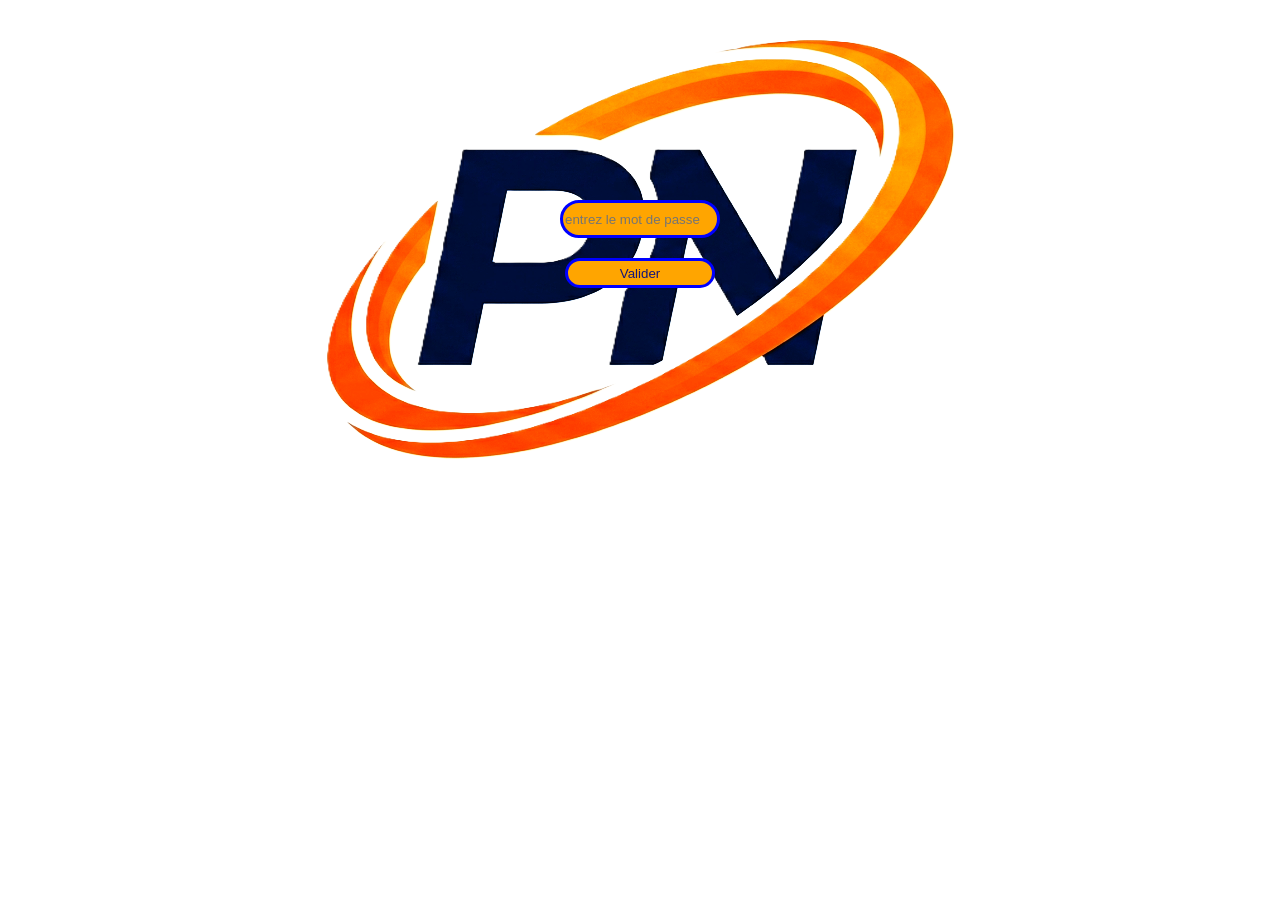
<file: access.html>
<!DOCTYPE html>
<html lang="fr">
<head>
    <meta charset="UTF-8">
    <meta name="viewport" content="width=device-width, initial-scale=1.0">
    <title>Document</title>
    <style>
        input{
            width: 150px;
            height: 30px;
            color: rgb(21, 21, 122);
            background-color: orange;
            border-radius: 30px;
        }

        body{
            background-image: url('logo_PN_c2.png');
            background-repeat: no-repeat;
            background-position: center;
            display: flex;
            margin: 200px;
            flex-direction: column;
            justify-content: center;
            align-items: center;
        }

        form{
            display: flex;
            flex-direction: column-reverse;
            justify-content: center;
            align-items: center;
            gap: 20px;
        }
    </style>
</head>
<body>
    <form id="form">
        <input type="button" value="Valider" class="valider" style="cursor: pointer;border: blue 3px solid;">
        <input type="text" placeholder="entrez le mot de passe" class="enter" style="border: blue 3px solid;">
    </form>
</body>
<script src="access.js"></script>
</html>
</file>
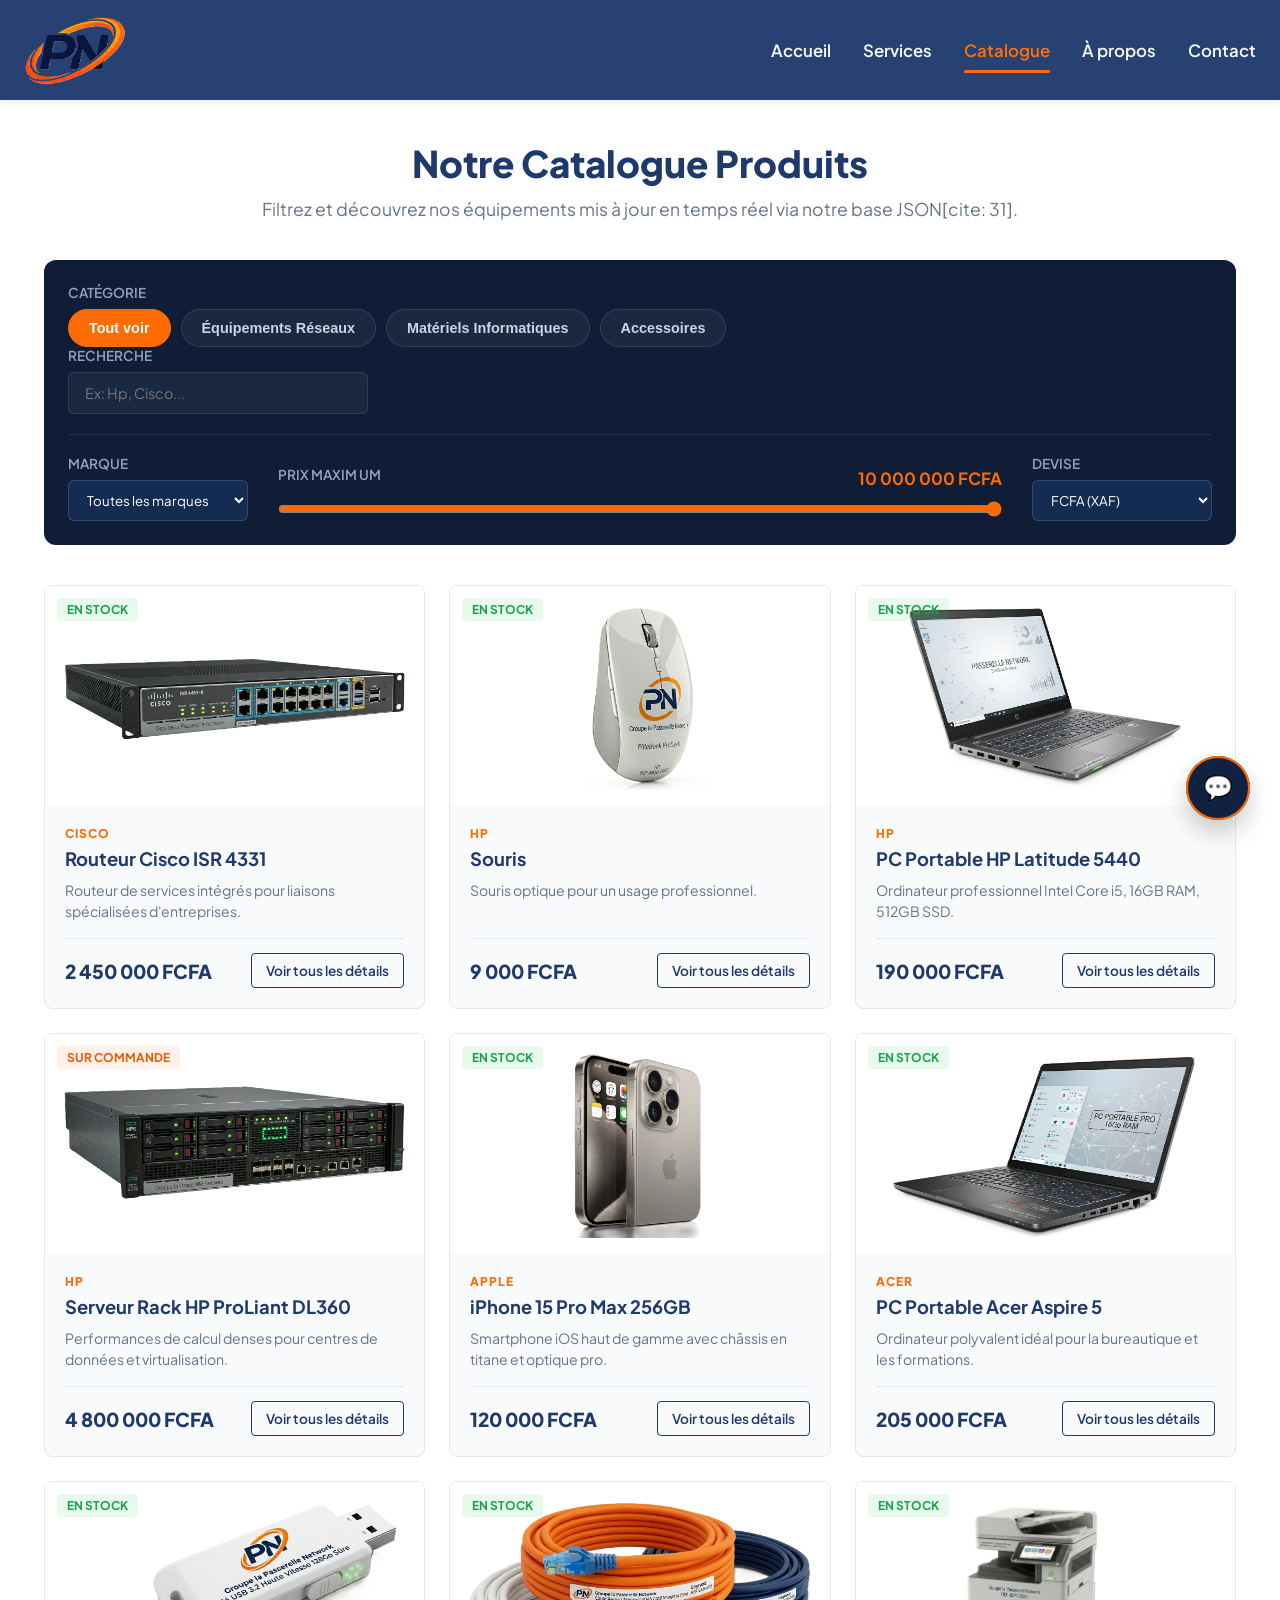
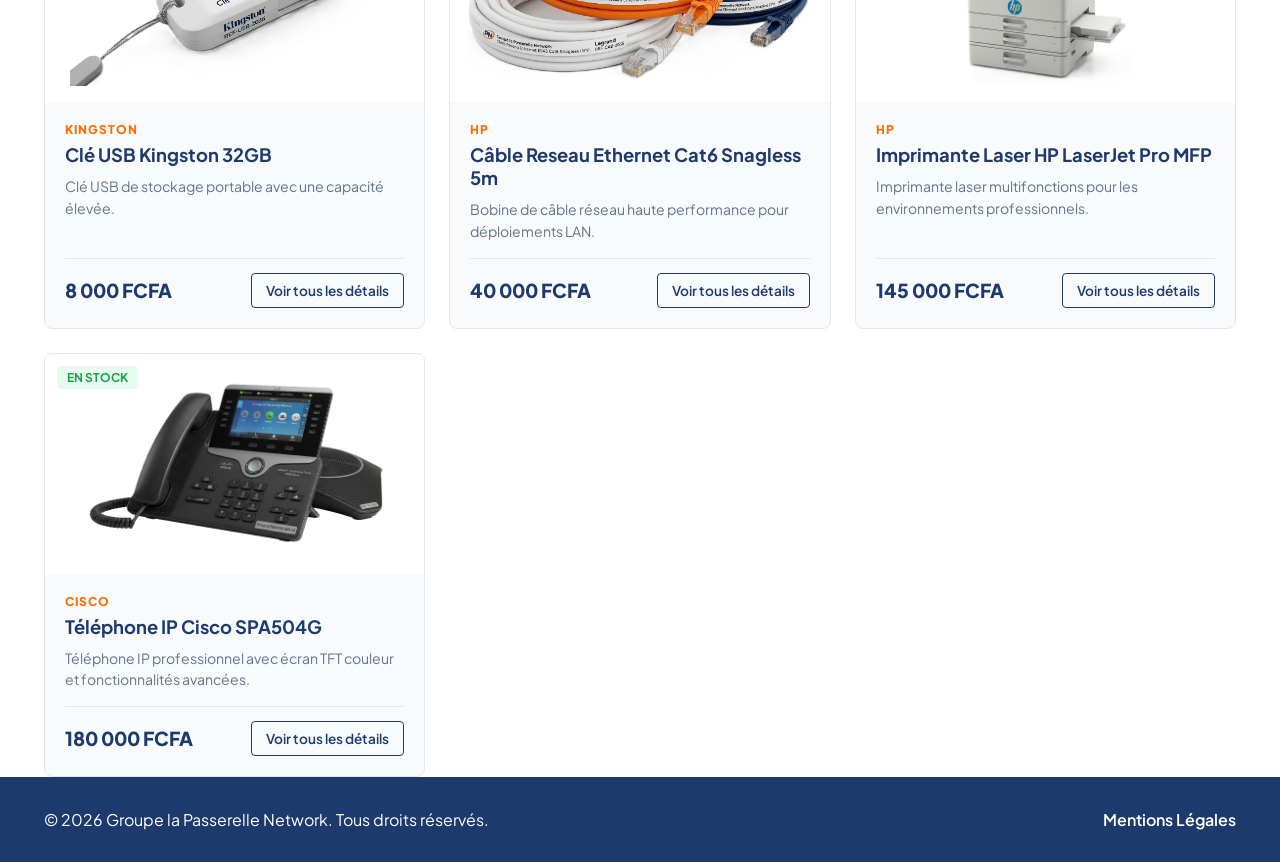
<file: catalogue.html>
<!DOCTYPE html>
<html lang="fr">
<head>
    <meta charset="UTF-8">
    <meta name="viewport" content="width=device-width, initial-scale=1.0">
    <title>Groupe la Passerelle Network | Catalogue Produits</title>
    <link rel="stylesheet" href="header.css">
    <link rel="stylesheet" href="catalogue.css">
    <link rel="stylesheet" href="assistant.css">
    <link rel="stylesheet" href="footer.css">
    <link rel="icon" href="logo_PN_c2.png" type="image/png" sizes="32x32">    <link href="https://fonts.googleapis.com/css2?family=Plus+Jakarta+Sans:wght@400;500;600;700;800&display=swap" rel="stylesheet">
</head>
<body>

    <header class="main-header">
        <div class="header-container">
            <div class="logo-brand">
                <img src="logo_PN_c2.png" alt="Passerelle Network" class="logo-img">
            </div>
            
            <button class="menu-toggle" aria-label="Ouvrir le menu">
                <span class="bar"></span>
                <span class="bar"></span>
                <span class="bar"></span>
            </button>

            <nav class="main-nav">
                <ul class="nav-list">
                    <li><a href="index.html" class="nav-link">Accueil</a></li>
                    <li><a href="services.html" class="nav-link">Services</a></li>
                    <li><a href="catalogue.html" class="nav-link active">Catalogue</a></li>
                    <li><a href="a-propos.html" class="nav-link">À propos</a></li>
                    <li><a href="contact.html" class="nav-link">Contact</a></li>
                </ul>
            </nav>
        </div>
    </header>

    <main class="catalogue-wrapper">
        <section class="catalogue-intro">
            <div class="container text-center">
                <h1 class="page-main-title">Notre Catalogue Produits</h1>
                <p class="page-subtitle">Filtrez et découvrez nos équipements mis à jour en temps réel via notre base JSON[cite: 31].</p>
            </div>
        </section>

        <section class="filter-section">
            <div class="container">
                <div class="filter-dark-box">
                    <div class="filter-row-top">
                        <div class="category-group">
                            <span class="filter-label">Catégorie</span>
                            <div class="category-buttons">
                                <button class="btn-cat active" data-category="all">Tout voir</button>
                                <button class="btn-cat" data-category="reseaux">Équipements Réseaux</button>
                                <button class="btn-cat" data-category="materiel">Matériels Informatiques</button>
                                <button class="btn-cat" data-category="accessoires">Accessoires</button>
                            </div>
                        </div>

                        <div class="search-group">
                            <span class="filter-label">Recherche</span>
                            <div class="search-input-wrapper">
                                <input type="text" id="keywordSearch" placeholder="Ex: Hp, Cisco...">
                            </div>
                        </div>
                    </div>

                    <div class="filter-row-bottom">
                        <div class="select-group">
                            <span class="filter-label">Marque</span>
                            <select id="brandSelect">
                                <option value="all">Toutes les marques</option>
                                <option value="kingston">Kingston</option>
                                <option value="hp">HP</option>
                                <option value="apple">Apple</option>
                                <option value="acer">Acer</option>
                                <option value="cisco">Cisco</option>
                            </select>
                        </div>

                        <div class="range-group">
                            <div class="range-labels">
                                <span class="filter-label">Prix maxim um</span>
                                <span id="priceDisplay" class="price-val">10 000 000 FCFA</span>
                            </div>
                            <input type="range" id="priceRange" min="0" max="10000000" step="5000" value="10000000">
                        </div>

                        <div class="currency-group">
                            <span class="filter-label">Devise</span>
                            <select id="currencySelect">
                                <option value="XAF">FCFA (XAF)</option>
                                <option value="USD">Dollar ($)</option>
                                <option value="EUR">Euro (€)</option>
                                <option value="AOA">Kwanza (AOA)</option>
                                <option value="GBP">Livre Sterling (£)</option>
                                <option value="CDF">Franc congolais (CDF)</option>
                            </select>
                        </div>
                    </div>
                </div>
            </div>
        </section>

        <section class="products-grid-section">
            <div class="container">
                <div class="products-grid" id="productsGrid">
                    </div>
                
                <div id="noResultsBox" class="no-results-alert hidden text-center">
                    <p class="alert-message">Aucun produit ne correspond à ces critères.</p>
                    <button id="resetFiltersBtn" class="btn-reset-orange">Réinitialiser tous les filtres</button>
                </div>
            </div>
        </section>
    </main>

    <footer class="main-footer">
        <div class="container footer-flex-container">
            <p>&copy; 2026 Groupe la Passerelle Network. Tous droits réservés.</p>
            <ul class="footer-legal-links"><li><a href="mentions-legales.html">Mentions Légales</a></li></ul>
        </div>
    </footer>
    <!--Assistant PN  -->
    <!--Assistant PN-->
    <div id="assistant-container" class="assistant-hidden">
        <button id="assistant-trigger" class="assistant-trigger-btn">
            <span class="pulse-ring"></span>
            <span class="assistant-icon">💬</span>
        </button>

        <div id="assistant-window" class="assistant-card">
            <div class="assistant-header">
                <div class="assistant-profile">
                    <div class="avatar">PN</div>
                    <div>
                        <h4>Assistant Passerelle</h4>
                        <span class="online-indicator">En ligne</span>
                    </div>
                </div>
            </div>
            <div class="assistant-chat-body" id="chatBody">
                </div>
            <div class="assistant-actions-panel" id="actionsPanel">
                </div>
        </div>
    </div>
    <script src="header.js"></script>
    <script src="assistant.js"></script>
    <script src="catalogue.js"></script>
</body>
</html>
</file>
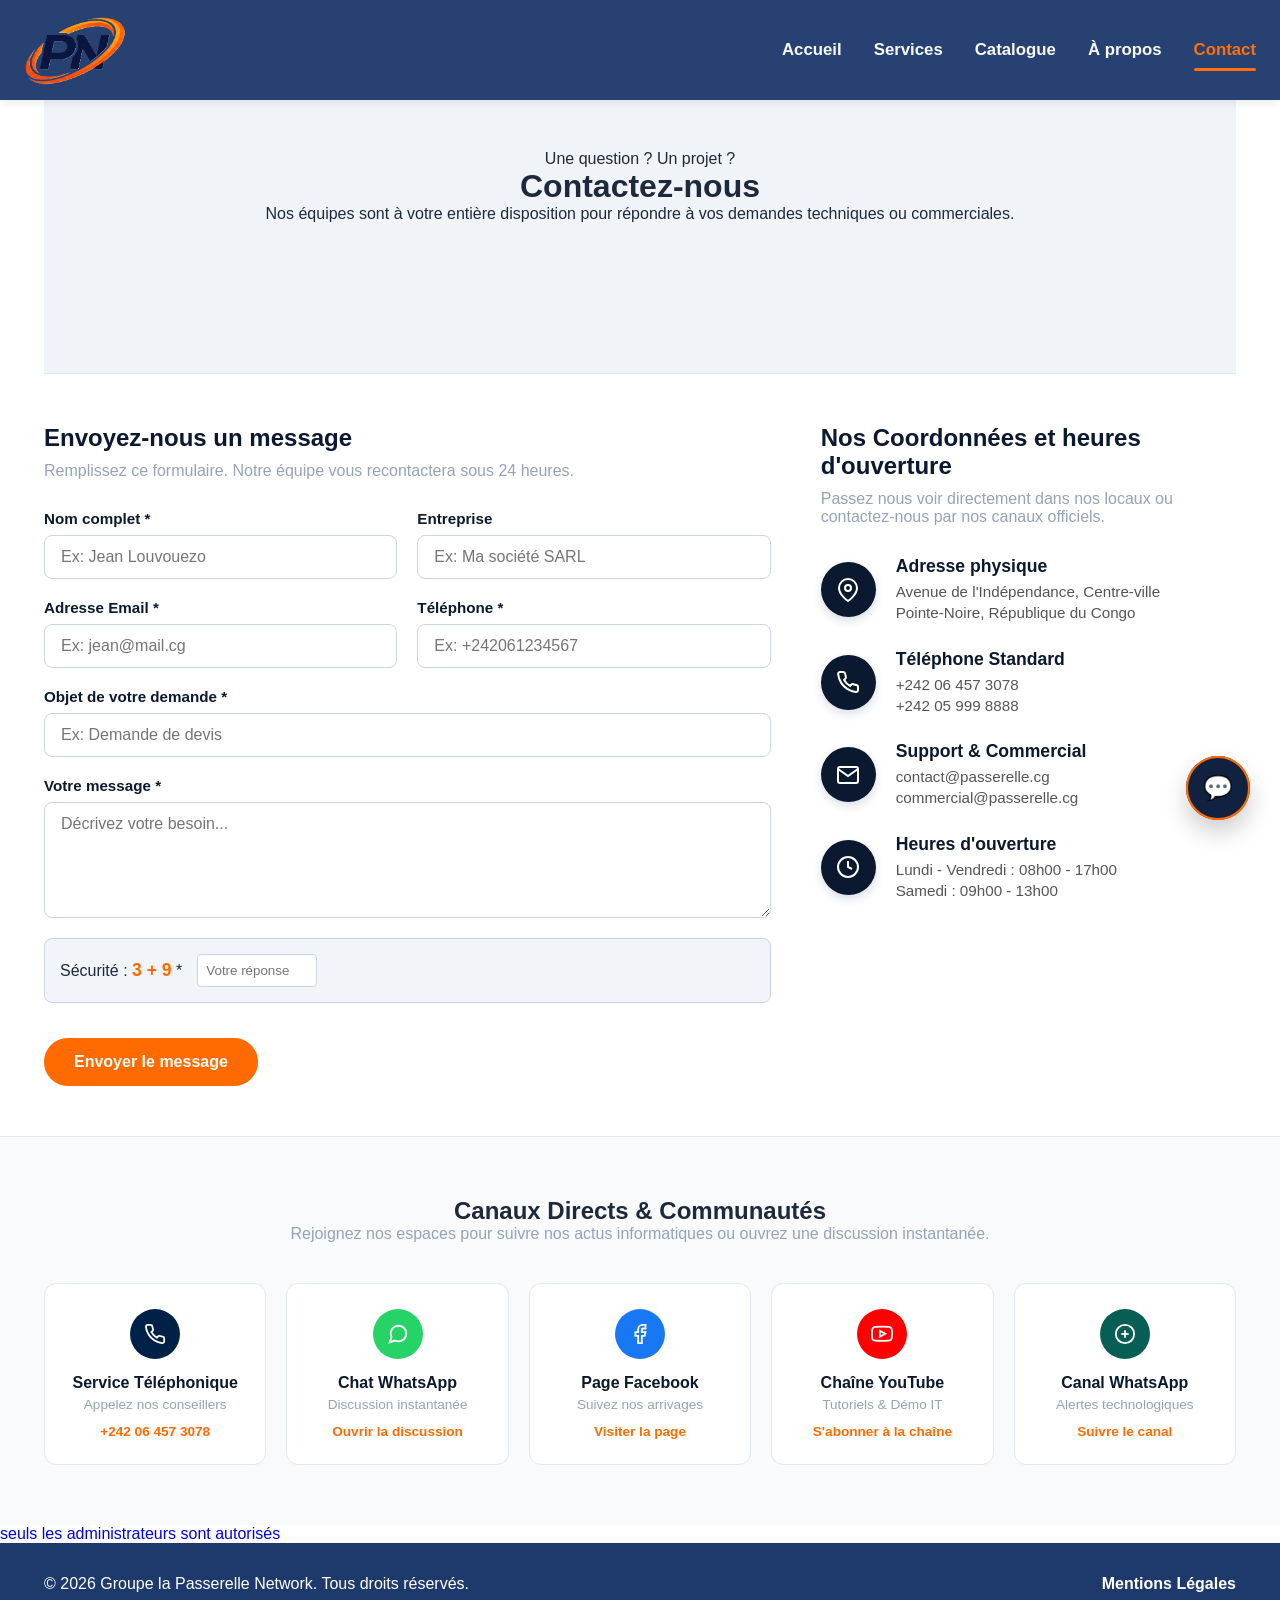
<file: contact.html>
<!DOCTYPE html>
<html lang="fr">
<head>
    <meta charset="UTF-8">
    <meta name="viewport" content="width=device-width, initial-scale=1.0">
    <title>Contact - Groupe la Passerelle Network</title>
    <link rel="icon" href="logo_PN_c2.png" type="image/png" sizes="32x32">
    <link rel="stylesheet" href="cont.css">
    <link rel="stylesheet" href="header.css">
    <link rel="stylesheet" href="footer.css">
    <link rel="stylesheet" href="assistant.css">
</head>
<body>
    <header class="main-header">
        <div class="header-container">
            <div class="logo-brand">
                <img src="logo_PN_c2.png" alt="Passerelle Network" class="logo-img">
            </div>
            
            <button class="menu-toggle" aria-label="Ouvrir le menu">
                <span class="bar"></span>
                <span class="bar"></span>
                <span class="bar"></span>
            </button>

            <nav class="main-nav">
                <ul class="nav-list">
                    <li><a href="index.html" class="nav-link">Accueil</a></li>
                    <li><a href="services.html" class="nav-link">Services</a></li>
                    <li><a href="catalogue.html" class="nav-link">Catalogue</a></li>
                    <li><a href="a-propos.html" class="nav-link">À propos</a></li>
                    <li><a href="contact.html" class="nav-link active">Contact</a></li>
                </ul>
            </nav>
        </div>
    </header>

    <main class="contact-main-section container">
    <div class="contact-hero-section">
        <div class="container">
            <span class="subtitle-badge">Une question ? Un projet ?</span>
            <h1>Contactez-nous</h1>
            <p class="hero-lead">Nos équipes sont à votre entière disposition pour répondre à vos demandes techniques ou commerciales.</p>
        </div>
    </div>

        <div class="contact-layout-grid">
            
            <div class="contact-form-block">
    <h2>Envoyez-nous un message</h2>
    <p class="form-instruction">Remplissez ce formulaire. Notre équipe vous recontactera sous 24 heures.</p>
    
    <form id="interactiveContactForm" class="premium-form">
        <div class="form-row">
            <div class="form-group">
                <label for="clientName">Nom complet *</label>
                <input type="text" id="clientName" name="name" autocomplete="name" required placeholder="Ex: Jean Louvouezo">
            </div>
            <div class="form-group">
                <label for="clientCompany">Entreprise</label>
                <input type="text" id="clientCompany" placeholder="Ex: Ma société SARL">
            </div>
        </div>
        
        <div class="form-row">
            <div class="form-group">
                <label for="clientEmail">Adresse Email *</label>
                <input type="email" id="clientEmail" name="email" autocomplete="email" required placeholder="Ex: jean@mail.cg">
            </div>
            <div class="form-group">
                <label for="clientPhone">Téléphone *</label>
                <input type="tel" id="clientPhone" name="phone" autocomplete="tel" required placeholder="Ex: +242061234567">
            </div>
        </div>

        <div class="form-group">
            <label for="messageSubject">Objet de votre demande *</label>
            <input type="text" id="messageSubject" required placeholder="Ex: Demande de devis">
        </div>

        <div class="form-group">
            <label for="clientMessage">Votre message *</label>
            <textarea id="clientMessage" rows="5" required placeholder="Décrivez votre besoin..."></textarea>
        </div>

        <div class="captcha-wrapper-box">
            <label for="captchaInput">Sécurité : <span id="captchaQuestion" class="captcha-txt"></span> *</label>
            <input type="number" id="captchaInput" required placeholder="Votre réponse">
        </div>

        <button type="submit" class="btn-pulse-orange" id="submitFormBtn">Envoyer le message</button>
    </form>
</div>

<div id="contactSuccessModal" class="modal-overlay hidden">
    <div class="modal-card">
        <div class="success-icon-check">✓</div>
        <h3>Message envoyé avec succès !</h3>
        <p>L'équipe du Groupe la Passerelle Network examine votre demande. Une réponse vous sera adressée sous 24 heures.</p>
        <button id="closeModalBtn" class="btn-close-modal">Fermer</button>
    </div>
</div>
            <div class="contact-info-block">
    <h2>Nos Coordonnées et heures d'ouverture</h2>
    <p class="info-instruction">Passez nous voir directement dans nos locaux ou contactez-nous par nos canaux officiels.</p>

    <div class="info-cards-stack">
        <div class="info-item-row">
            <div class="icon-sphere-blue">
                <svg viewBox="0 0 24 24" fill="none" stroke="currentColor" stroke-width="2">
                    <path d="M21 10c0 7-9 13-9 13s-9-6-9-13a9 9 0 0 1 18 0z"></path>
                    <circle cx="12" cy="10" r="3"></circle>
                </svg>
            </div>
            <div class="info-text-details">
                <h3>Adresse physique</h3>
                <p>Avenue de l'Indépendance, Centre-ville<br>Pointe-Noire, République du Congo</p>
            </div>
        </div>

        <div class="info-item-row">
            <div class="icon-sphere-blue">
                <svg viewBox="0 0 24 24" fill="none" stroke="currentColor" stroke-width="2">
                    <path d="M22 16.92v3a2 2 0 0 1-2.18 2 19.79 19.79 0 0 1-8.63-3.07 19.5 19.5 0 0 1-6-6 19.79 19.79 0 0 1-3.07-8.67A2 2 0 0 1 4.11 2h3a2 2 0 0 1 2 1.72 12.84 12.84 0 0 0 .7 2.81 2 2 0 0 1-.45 2.11L8.09 9.91a16 16 0 0 0 6 6l1.27-1.27a2 2 0 0 1 2.11-.45 12.84 12.84 0 0 0 2.81.7A2 2 0 0 1 22 16.92z"></path>
                </svg>
            </div>
            <div class="info-text-details">
                <h3>Téléphone Standard</h3>
                <p>+242 06 457 3078<br>+242 05 999 8888</p>
            </div>
        </div>

        <div class="info-item-row">
            <div class="icon-sphere-blue">
                <svg viewBox="0 0 24 24" fill="none" stroke="currentColor" stroke-width="2">
                    <path d="M4 4h16c1.1 0 2 .9 2 2v12c0 1.1-.9 2-2 2H4c-1.1 0-2-.9-2-2V6c0-1.1.9-2 2-2z"></path>
                    <polyline points="22,6 12,13 2,6"></polyline>
                </svg>
            </div>
            <div class="info-text-details">
                <h3>Support & Commercial</h3>
                <p>contact@passerelle.cg<br>commercial@passerelle.cg</p>
            </div>
        </div>

        <div class="info-item-row">
            <div class="icon-sphere-blue">
                <svg viewBox="0 0 24 24" fill="none" stroke="currentColor" stroke-width="2">
                    <circle cx="12" cy="12" r="10"></circle>
                    <polyline points="12 6 12 12 16 14"></polyline>
                </svg>
            </div>
            <div class="info-text-details">
                <h3>Heures d'ouverture</h3>
                <p>Lundi - Vendredi : 08h00 - 17h00<br>Samedi : 09h00 - 13h00</p>
            </div>
        </div>
    </div>

</div>
    </main>

    <section class="social-channels-footer-section">
        <div class="container text-center">
            <h2>Canaux Directs & Communautés</h2>
            <p class="social-intro">Rejoignez nos espaces pour suivre nos actus informatiques ou ouvrez une discussion instantanée.</p>
            
            <div class="channels-grid-layout">
                <a href="tel:+242064573078" class="channel-card action-call">
                    <div class="channel-icon-circle phone-blue">
                        <svg viewBox="0 0 24 24" fill="none" stroke="currentColor" stroke-width="2">
                            <path d="M22 16.92v3a2 2 0 0 1-2.18 2 19.79 19.79 0 0 1-8.63-3.07 19.5 19.5 0 0 1-6-6 19.79 19.79 0 0 1-3.07-8.67A2 2 0 0 1 4.11 2h3a2 2 0 0 1 2 1.72 12.84 12.84 0 0 0 .7 2.81 2 2 0 0 1-.45 2.11L8.09 9.91a16 16 0 0 0 6 6l1.27-1.27a2 2 0 0 1 2.11-.45 12.84 12.84 0 0 0 2.81.7A2 2 0 0 1 22 16.92z"></path>
                        </svg>
                    </div>
                    <h3>Service Téléphonique</h3>
                    <p>Appelez nos conseillers</p>
                    <span class="click-trigger-link">+242 06 457 3078</span>
                </a>

                <a href="https://wa.me/242064573078?text=Bonjour%20Passerelle%20Network,%20je%20souhaite%20des%20informations." target="_blank" class="channel-card action-whatsapp">
                    <div class="channel-icon-circle whatsapp-green">
                        <svg viewBox="0 0 24 24" fill="none" stroke="currentColor" stroke-width="2">
                            <path d="M21 11.5a8.38 8.38 0 0 1-.9 3.8 8.5 8.5 0 0 1-7.6 4.7 8.38 8.38 0 0 1-3.8-.9L3 21l1.9-5.7a8.38 8.38 0 0 1-.9-3.8 8.5 8.5 0 0 1 4.7-7.6 8.38 8.38 0 0 1 3.8-.9h.5a8.48 8.48 0 0 1 8 8v.5z"></path>
                        </svg>
                    </div>
                    <h3>Chat WhatsApp</h3>
                    <p>Discussion instantanée</p>
                    <span class="click-trigger-link">Ouvrir la discussion</span>
                </a>

                <a href="https://www.facebook.com/profile.php?id=61587709744842" target="_blank" class="channel-card social-fb">
                    <div class="channel-icon-circle facebook-blue">
                        <svg viewBox="0 0 24 24" fill="none" stroke="currentColor" stroke-width="2">
                            <path d="M18 2h-3a5 5 0 0 0-5 5v3H7v4h3v8h4v-8h3l1-4h-4V7a1 1 0 0 1 1-1h3z"></path>
                        </svg>
                    </div>
                    <h3>Page Facebook</h3>
                    <p>Suivez nos arrivages</p>
                    <span class="click-trigger-link">Visiter la page</span>
                </a>

                <a href="https://www.youtube.com/@Ghis_Group" target="_blank" class="channel-card social-yt">
                    <div class="channel-icon-circle youtube-red">
                        <svg viewBox="0 0 24 24" fill="none" stroke="currentColor" stroke-width="2">
                            <path d="M22.54 6.42a2.78 2.78 0 0 0-1.94-2C18.88 4 12 4 12 4s-6.88 0-8.6.46a2.78 2.78 0 0 0-1.94 2A29 29 0 0 0 1 11.75a29 29 0 0 0 .46 5.33A2.78 2.78 0 0 0 3.4 19c1.72.46 8.6.46 8.6.46s6.88 0 8.6-.46a2.78 2.78 0 0 0 1.94-2 29 29 0 0 0 .46-5.25 29 29 0 0 0-.46-5.33z"></path>
                            <polygon points="9.75 15.02 15.5 11.75 9.75 8.48 9.75 15.02"></polygon>
                        </svg>
                    </div>
                    <h3>Chaîne YouTube</h3>
                    <p>Tutoriels & Démo IT</p>
                    <span class="click-trigger-link">S'abonner à la chaîne</span>
                </a>

                <a href="https://whatsapp.com/channel/0029VbCh1Mt90x2xiGmdMF0y" target="_blank" class="channel-card social-wa-channel">
                    <div class="channel-icon-circle whatsapp-channel-teal">
                        <svg viewBox="0 0 24 24" fill="none" stroke="currentColor" stroke-width="2">
                            <path d="M12 22c5.523 0 10-4.477 10-10S17.523 2 12 2 2 6.477 2 12s4.477 10 10 10z"></path>
                            <path d="M8 12h8"></path>
                            <path d="M12 8v8"></path>
                        </svg>
                    </div>
                    <h3>Canal WhatsApp</h3>
                    <p>Alertes technologiques</p>
                    <span class="click-trigger-link">Suivre le canal</span>
                </a>
            </div>
        </div>
    </section>
<a href="access.html" style="text-decoration: none;">seuls les administrateurs sont autorisés</a>
    <footer class="main-footer">
        <div class="container footer-flex-container">
            <p>&copy; 2026 Groupe la Passerelle Network. Tous droits réservés.</p>
            <ul class="footer-legal-links">
                <li><a href="mentions-legales.html">Mentions Légales</a></li>
            </ul>
        </div>
    </footer>

    <!--Assistant PN  -->
    <!--Assistant PN-->
    <div id="assistant-container" class="assistant-hidden">
        <button id="assistant-trigger" class="assistant-trigger-btn">
            <span class="pulse-ring"></span>
            <span class="assistant-icon">💬</span>
        </button>

        <div id="assistant-window" class="assistant-card">
            <div class="assistant-header">
                <div class="assistant-profile">
                    <div class="avatar">PN</div>
                    <div>
                        <h4>Assistant Passerelle</h4>
                        <span class="online-indicator">En ligne</span>
                    </div>
                </div>
            </div>
            <div class="assistant-chat-body" id="chatBody">
                </div>
            <div class="assistant-actions-panel" id="actionsPanel">
                </div>
        </div>
    </div>
    <script src="header.js"></script>
    <script src="assistant.js"></script>

    <script src="cont.js"></script>
</body>
</html>
</file>
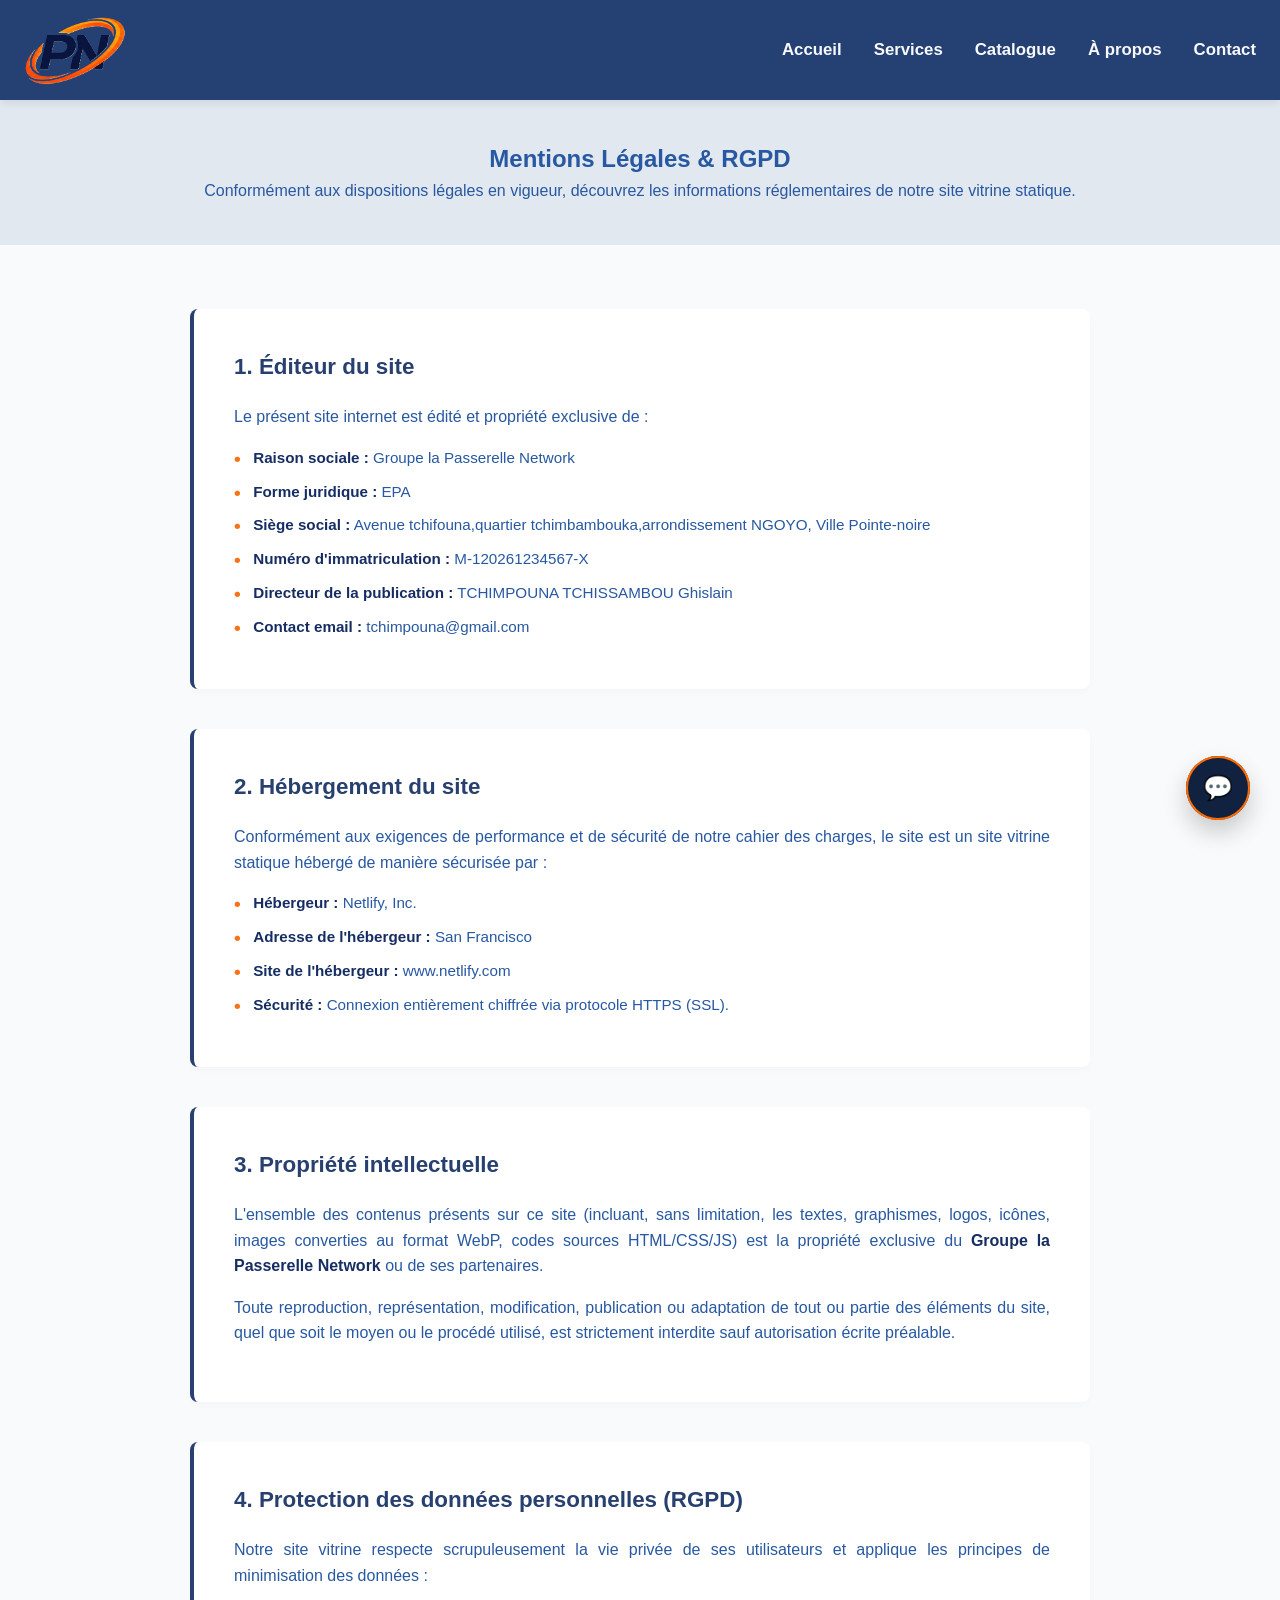
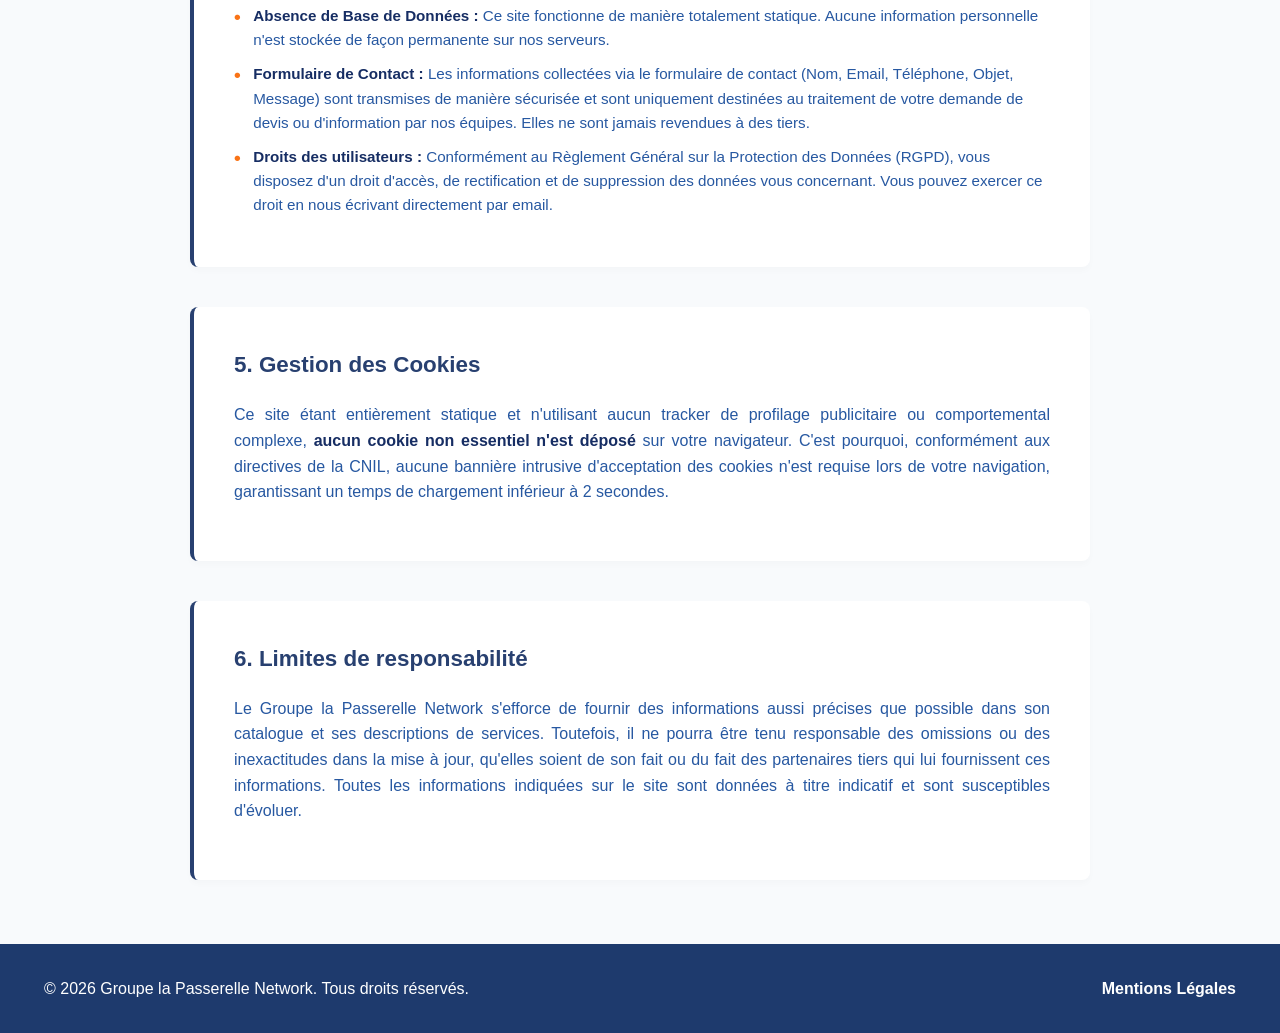
<file: mentions-legales.html>
<!DOCTYPE html>
<html lang="fr">
<head>
    <meta charset="UTF-8">
    <meta name="viewport" content="width=device-width, initial-scale=1.0">
    <title>Groupe la Passerelle Network - Mentions Légales</title>
    <meta name="description" content="Mentions légales, RGPD et conditions générales d'utilisation du site officiel du Groupe la Passerelle Network.">
    <link rel="stylesheet" href="mentions-legales.css">
    <link rel="stylesheet" href="header.css">
    <link rel="stylesheet" href="footer.css">
    <link rel="stylesheet" href="assistant.css">
    <link rel="icon" href="logo_PN_c2.png" type="image/png" sizes="32x32">
</head>
<body>

    <header class="main-header">
        <div class="header-container">
            <div class="logo-brand">
                <img src="logo_PN_c2.png" alt="Passerelle Network" class="logo-img">
            </div>
            
            <button class="menu-toggle" aria-label="Ouvrir le menu">
                <span class="bar"></span>
                <span class="bar"></span>
                <span class="bar"></span>
            </button>

            <nav class="main-nav">
                <ul class="nav-list">
                    <li><a href="index.html" class="nav-link">Accueil</a></li>
                    <li><a href="services.html" class="nav-link">Services</a></li>
                    <li><a href="catalogue.html" class="nav-link">Catalogue</a></li>
                    <li><a href="a-propos.html" class="nav-link">À propos</a></li>
                    <li><a href="contact.html" class="nav-link">Contact</a></li>
                </ul>
            </nav>
        </div>
    </header>

    <main>
        <section class="page-header">
            <h1>Mentions Légales & RGPD</h1>
            <p>Conformément aux dispositions légales en vigueur, découvrez les informations réglementaires de notre site vitrine statique.</p>
        </section>

        <section class="legal-section">
            <div class="legal-container">
                
                <article class="legal-block">
                    <h2>1. Éditeur du site</h2>
                    <p>Le présent site internet est édité et propriété exclusive de :</p>
                    <ul>
                        <li><strong>Raison sociale :</strong> Groupe la Passerelle Network</li>
                        <li><strong>Forme juridique :</strong> EPA</li>
                        <li><strong>Siège social :</strong> Avenue tchifouna,quartier tchimbambouka,arrondissement NGOYO, Ville Pointe-noire</li>
                        <li><strong>Numéro d'immatriculation :</strong> M-120261234567-X</li>
                        <li><strong>Directeur de la publication :</strong> TCHIMPOUNA TCHISSAMBOU Ghislain</li>
                        <li><strong>Contact email :</strong> tchimpouna@gmail.com</li>
                    </ul>
                </article>

                <article class="legal-block">
                    <h2>2. Hébergement du site</h2>
                    <p>Conformément aux exigences de performance et de sécurité de notre cahier des charges, le site est un site vitrine statique hébergé de manière sécurisée par :</p>
                    <ul>
                        <li><strong>Hébergeur :</strong> Netlify, Inc.</li>
                        <li><strong>Adresse de l'hébergeur :</strong> San Francisco</li>
                        <li><strong>Site de l'hébergeur :</strong> www.netlify.com</li>
                        <li><strong>Sécurité :</strong> Connexion entièrement chiffrée via protocole HTTPS (SSL).</li>
                    </ul>
                </article>

                <article class="legal-block">
                    <h2>3. Propriété intellectuelle</h2>
                    <p>L'ensemble des contenus présents sur ce site (incluant, sans limitation, les textes, graphismes, logos, icônes, images converties au format WebP, codes sources HTML/CSS/JS) est la propriété exclusive du <strong>Groupe la Passerelle Network</strong> ou de ses partenaires.</p>
                    <p>Toute reproduction, représentation, modification, publication ou adaptation de tout ou partie des éléments du site, quel que soit le moyen ou le procédé utilisé, est strictement interdite sauf autorisation écrite préalable.</p>
                </article>

                <article class="legal-block">
                    <h2>4. Protection des données personnelles (RGPD)</h2>
                    <p>Notre site vitrine respecte scrupuleusement la vie privée de ses utilisateurs et applique les principes de minimisation des données :</p>
                    <ul>
                        <li><strong>Absence de Base de Données :</strong> Ce site fonctionne de manière totalement statique. Aucune information personnelle n'est stockée de façon permanente sur nos serveurs.</li>
                        <li><strong>Formulaire de Contact :</strong> Les informations collectées via le formulaire de contact (Nom, Email, Téléphone, Objet, Message) sont transmises de manière sécurisée et sont uniquement destinées au traitement de votre demande de devis ou d'information par nos équipes. Elles ne sont jamais revendues à des tiers.</li>
                        <li><strong>Droits des utilisateurs :</strong> Conformément au Règlement Général sur la Protection des Données (RGPD), vous disposez d'un droit d'accès, de rectification et de suppression des données vous concernant. Vous pouvez exercer ce droit en nous écrivant directement par email.</li>
                    </ul>
                </article>

                <article class="legal-block">
                    <h2>5. Gestion des Cookies</h2>
                    <p>Ce site étant entièrement statique et n'utilisant aucun tracker de profilage publicitaire ou comportemental complexe, <strong>aucun cookie non essentiel n'est déposé</strong> sur votre navigateur. C'est pourquoi, conformément aux directives de la CNIL, aucune bannière intrusive d'acceptation des cookies n'est requise lors de votre navigation, garantissant un temps de chargement inférieur à 2 secondes.</p>
                </article>

                <article class="legal-block">
                    <h2>6. Limites de responsabilité</h2>
                    <p>Le Groupe la Passerelle Network s'efforce de fournir des informations aussi précises que possible dans son catalogue et ses descriptions de services. Toutefois, il ne pourra être tenu responsable des omissions ou des inexactitudes dans la mise à jour, qu'elles soient de son fait ou du fait des partenaires tiers qui lui fournissent ces informations. Toutes les informations indiquées sur le site sont données à titre indicatif et sont susceptibles d'évoluer.</p>
                </article>

            </div>
        </section>
    </main>

    <footer class="main-footer">
        <div class="container footer-flex-container">
            <p>&copy; 2026 Groupe la Passerelle Network. Tous droits réservés.</p>
            <ul class="footer-legal-links">
                <li><a href="mentions-legales.html">Mentions Légales</a></li>
            </ul>
        </div>
    </footer>

    <!--Assistant PN  -->
    <!--Assistant PN-->
    <div id="assistant-container" class="assistant-hidden">
        <button id="assistant-trigger" class="assistant-trigger-btn">
            <span class="pulse-ring"></span>
            <span class="assistant-icon">💬</span>
        </button>

        <div id="assistant-window" class="assistant-card">
            <div class="assistant-header">
                <div class="assistant-profile">
                    <div class="avatar">PN</div>
                    <div>
                        <h4>Assistant Passerelle</h4>
                        <span class="online-indicator">En ligne</span>
                    </div>
                </div>
            </div>
            <div class="assistant-chat-body" id="chatBody">
                </div>
            <div class="assistant-actions-panel" id="actionsPanel">
                </div>
        </div>
    </div>
    
    <script src="header.js"></script>
    <script src="assistant.js"></script>

</body>
</html>
</file>
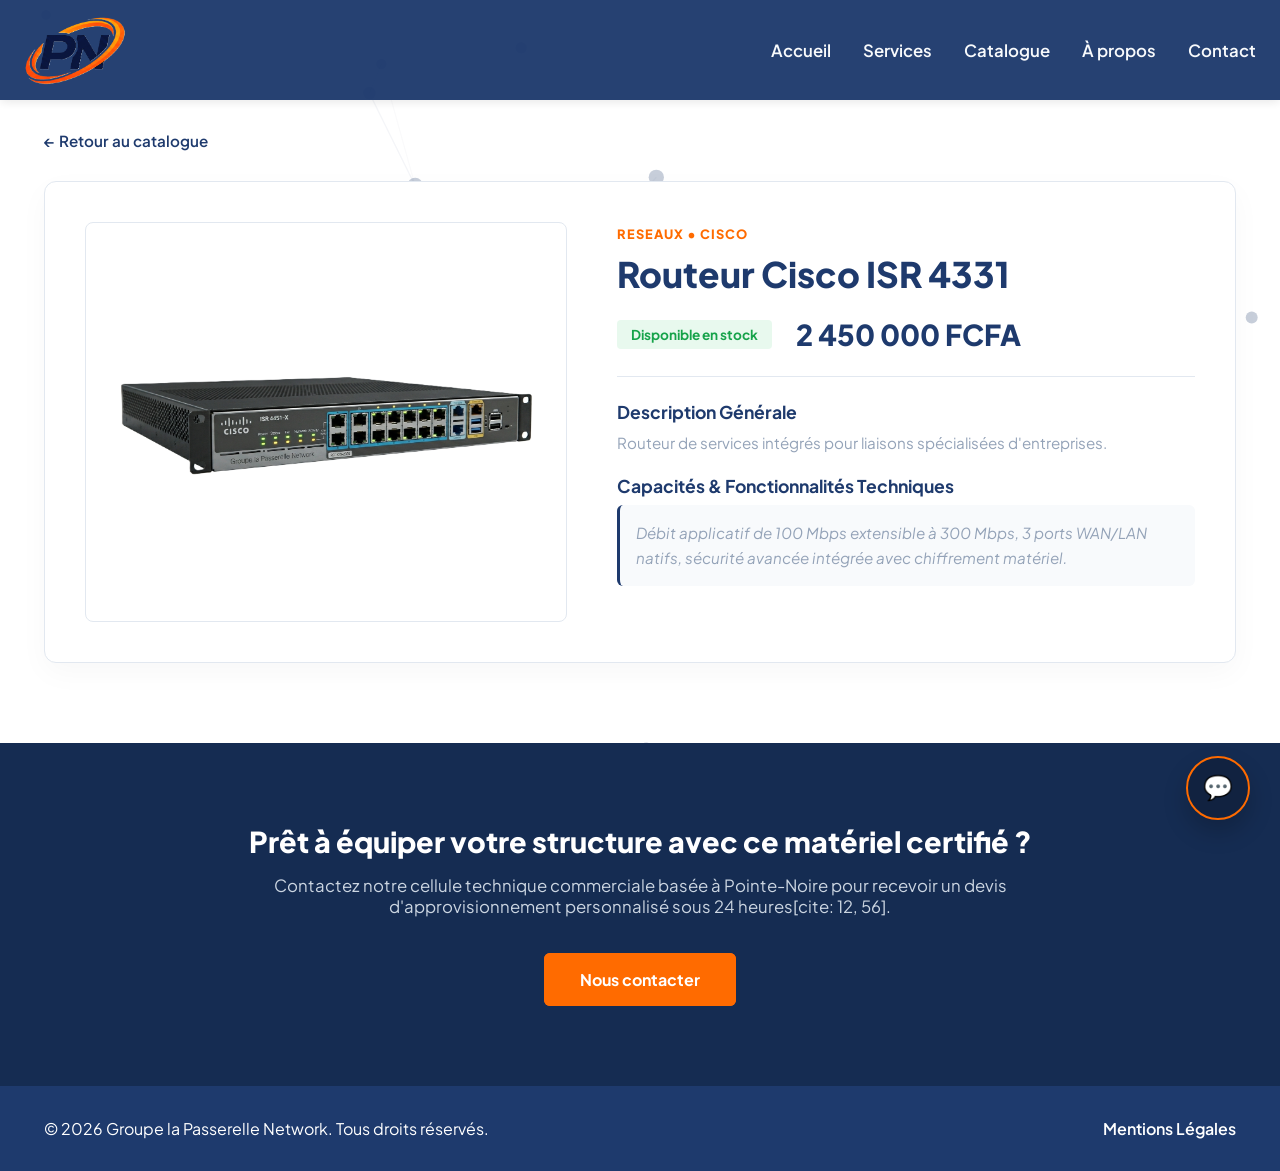
<file: produit.html>
<!DOCTYPE html>
<html lang="fr">
<head>
    <meta charset="UTF-8">
    <meta name="viewport" content="width=device-width, initial-scale=1.0">
    <title>Détails du Produit | Groupe la Passerelle Network</title>
    <link rel="stylesheet" href="header.css">
    <link rel="stylesheet" href="produit.css">
    <link rel="stylesheet" href="footer.css">
    <link rel="stylesheet" href="assistant.css">
    <link rel="icon" href="logo_PN_c2.png" type="image/png" sizes="32x32">
    <link href="https://fonts.googleapis.com/css2?family=Plus+Jakarta+Sans:wght@400;500;600;700;800&display=swap" rel="stylesheet">
</head>
<body>

    <header class="main-header">
        <div class="header-container">
            <div class="logo-brand">
                <img src="logo_PN_c2.png" alt="Passerelle Network" class="logo-img">
            </div>
            
            <button class="menu-toggle" aria-label="Ouvrir le menu">
                <span class="bar"></span>
                <span class="bar"></span>
                <span class="bar"></span>
            </button>

            <nav class="main-nav">
                <ul class="nav-list">
                    <li><a href="index.html" class="nav-link">Accueil</a></li>
                    <li><a href="services.html" class="nav-link">Services</a></li>
                    <li><a href="catalogue.html" class="nav-link">Catalogue</a></li>
                    <li><a href="a-propos.html" class="nav-link">À propos</a></li>
                    <li><a href="contact.html" class="nav-link">Contact</a></li>
                </ul>
            </nav>
        </div>
    </header>


    <main class="product-page-wrapper" id="productConstellationSection">
        <canvas id="constellationCanvas"></canvas>

        <div class="container relative-content">
            <div class="back-nav-row">
                <a href="catalogue.html" class="link-back">&larr; Retour au catalogue</a>
            </div>

            <section class="main-specs-sheet" id="productSpecsSheet">
                </section>
        </div>

        <section class="conversion-cta-section">
            <div class="container text-center">
                <div class="cta-inner-box">
                    <h2>Prêt à équiper votre structure avec ce matériel certifié ?</h2>
                    <p>Contactez notre cellule technique commerciale basée à Pointe-Noire pour recevoir un devis d'approvisionnement personnalisé sous 24 heures[cite: 12, 56].</p>
                    <div class="cta-action-holder">
                        <a href="contact.html" class="btn btn-pulse-contact" id="ctaProductContact">
                            Nous contacter
                            <span class="btn-pulse-wave"></span>
                        </a>
                    </div>
                </div>
            </div>
        </section>
    </main>

    <footer class="main-footer">
        <div class="container footer-flex-container">
            <p>&copy; 2026 Groupe la Passerelle Network. Tous droits réservés.</p>
            <ul class="footer-legal-links"><li><a href="mentions-legales.html">Mentions Légales</a></li></ul>
        </div>
    </footer>

    <!--Assistant PN  -->
    <!--Assistant PN-->
    <div id="assistant-container" class="assistant-hidden">
        <button id="assistant-trigger" class="assistant-trigger-btn">
            <span class="pulse-ring"></span>
            <span class="assistant-icon">💬</span>
        </button>

        <div id="assistant-window" class="assistant-card">
            <div class="assistant-header">
                <div class="assistant-profile">
                    <div class="avatar">PN</div>
                    <div>
                        <h4>Assistant Passerelle</h4>
                        <span class="online-indicator">En ligne</span>
                    </div>
                </div>
            </div>
            <div class="assistant-chat-body" id="chatBody">
                </div>
            <div class="assistant-actions-panel" id="actionsPanel">
                </div>
        </div>
    </div>
    <script src="header.js"></script>
    <script src="assistant.js"></script>

    <script src="produit.js"></script>
</body>
</html>
</file>
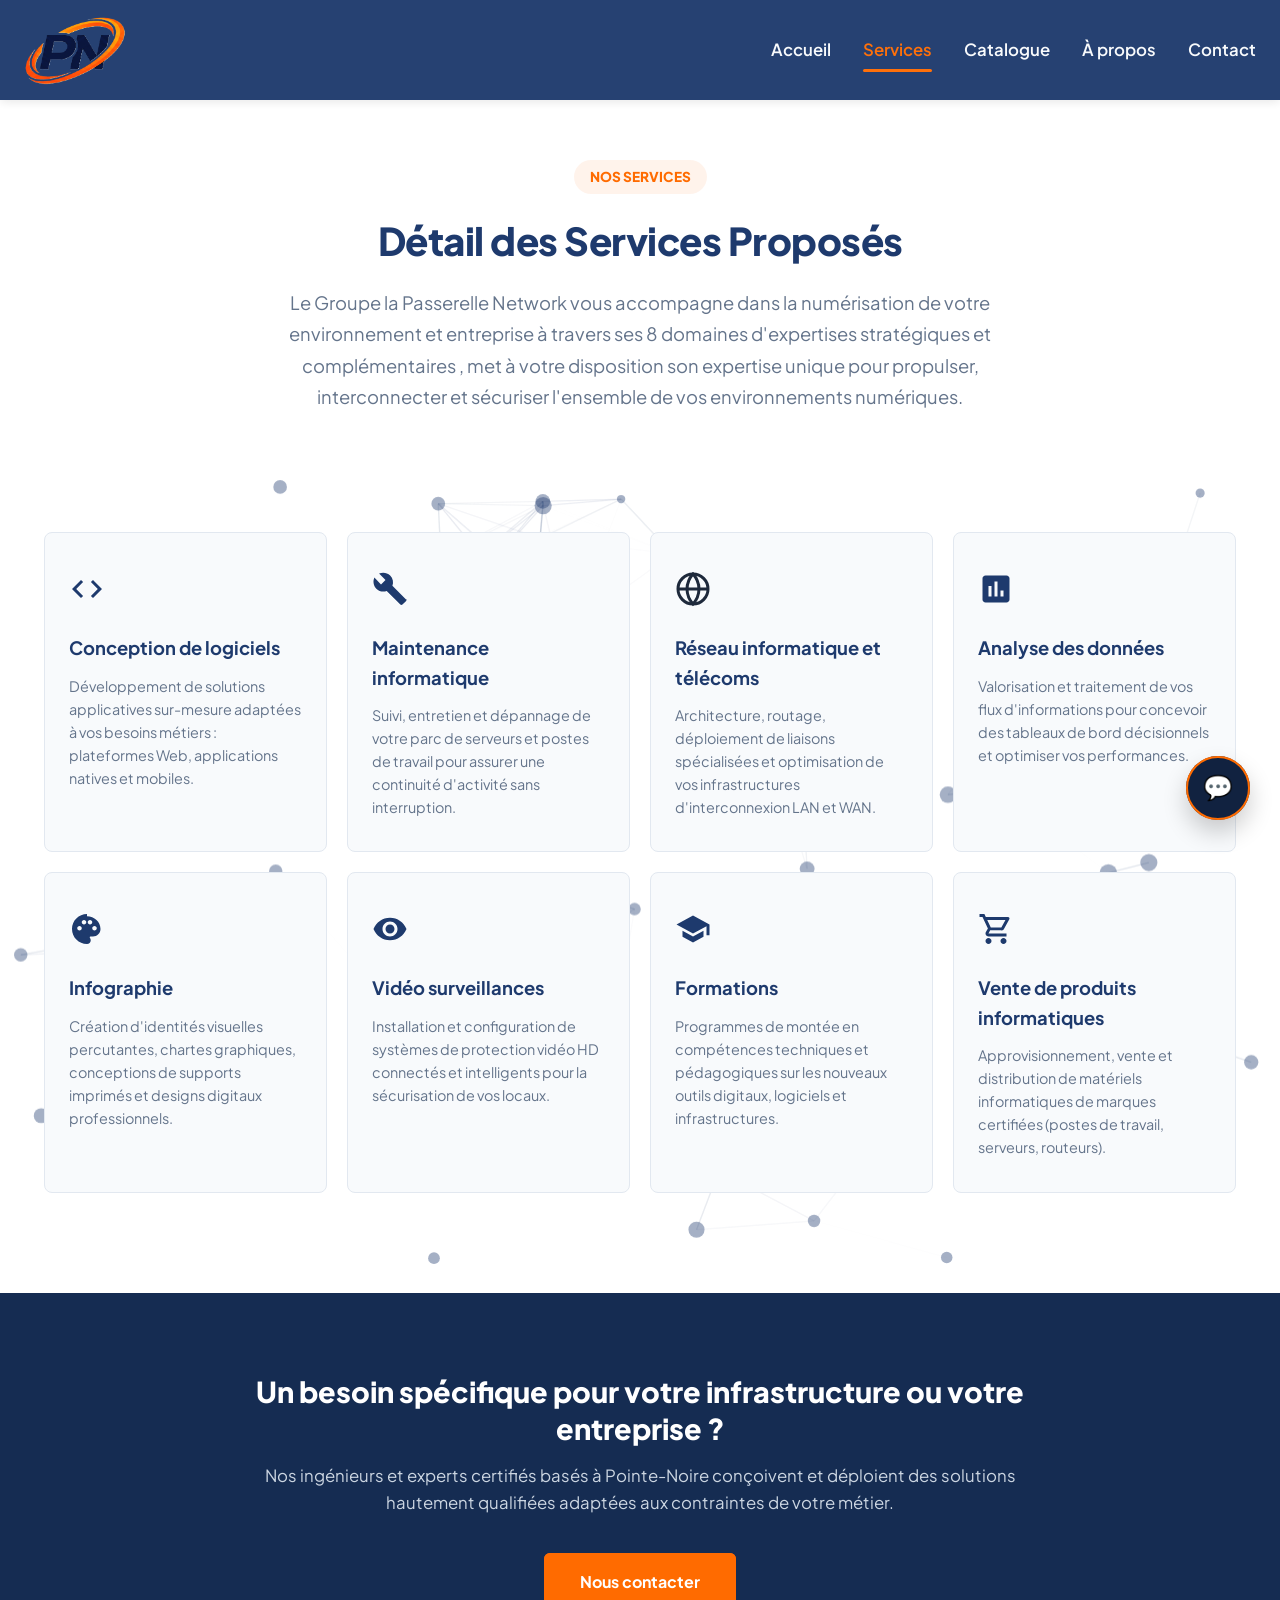
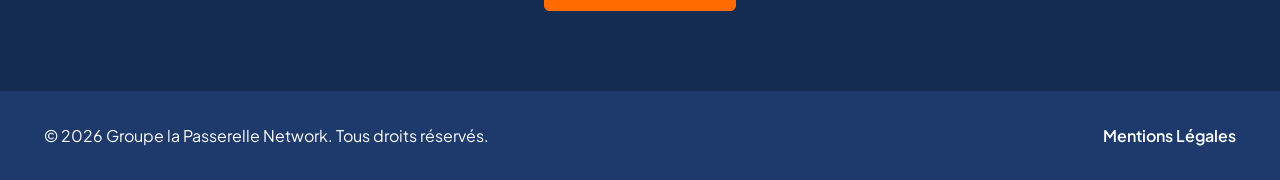
<file: services.html>
<!DOCTYPE html>
<html lang="fr">
<head>
    <meta charset="UTF-8">
    <meta name="viewport" content="width=device-width, initial-scale=1.0">
    <title>Groupe la Passerelle Network | Nos Services</title>
    <meta name="description" content="Découvrez nos 8 services phares : conception de logiciels, réseaux, maintenance, analyse de données, infographie, vidéosurveillance, formations et vente.">
    <link rel="icon" href="logo_PN_c2.png" type="image/png" sizes="32x32">
    <link rel="stylesheet" href="header.css">
    <link rel="stylesheet" href="services.css">
    <link rel="stylesheet" href="assistant.css">
    <link rel="stylesheet" href="footer.css">
    <link href="https://fonts.googleapis.com/css2?family=Plus+Jakarta+Sans:wght@400;500;600;700;800&display=swap" rel="stylesheet">
</head>
<body>

    <header class="main-header">
        <div class="header-container">
            <div class="logo-brand">
                <img src="logo_PN_c2.png" alt="Passerelle Network" class="logo-img">
            </div>
            
            <button class="menu-toggle" aria-label="Ouvrir le menu">
                <span class="bar"></span>
                <span class="bar"></span>
                <span class="bar"></span>
            </button>

            <nav class="main-nav">
                <ul class="nav-list">
                    <li><a href="index.html" class="nav-link">Accueil</a></li>
                    <li><a href="services.html" class="nav-link active">Services</a></li>
                    <li><a href="catalogue.html" class="nav-link">Catalogue</a></li>
                    <li><a href="a-propos.html" class="nav-link">À propos</a></li>
                    <li><a href="contact.html" class="nav-link">Contact</a></li>
                </ul>
            </nav>
        </div>
    </header>

    <main class="services-page-wrapper">
        
        <section class="services-intro-section">
            <div class="container text-center">
                <span class="services-badge">Nos services</span>
                <h1 class="page-main-title">Détail des Services Proposés</h1>
                <p class="page-subtitle">Le Groupe la Passerelle Network vous accompagne dans la numérisation de votre environnement et entreprise à travers ses 8 domaines d'expertises stratégiques et complémentaires
                    , met à votre disposition son expertise unique pour propulser, interconnecter et sécuriser l'ensemble de vos environnements numériques.
                </p>
            </div>
        </section>

        <section class="services-grid-section" id="networkConstellationSection">
            <canvas id="constellationCanvas"></canvas>

            <div class="container">
                <div class="services-main-grid">
                    
                    <article class="service-premium-card">
                        <div class="glint-effect"></div>
                        <div class="card-icon-wrapper">
                            <svg viewBox="0 0 24 24" class="svg-service-icon"><path d="M9.4 16.6L4.8 12l4.6-4.6L8 6l-6 6 6 6 1.4-1.4zm5.2 0l4.6-4.6-4.6-4.6L16 6l6 6-6 6-1.4-1.4z"/></svg>
                        </div>
                        <h3>Conception de logiciels</h3>
                        <p>Développement de solutions applicatives sur-mesure adaptées à vos besoins métiers : plateformes Web, applications natives et mobiles.</p>
                    </article>

                    <article class="service-premium-card">
                        <div class="glint-effect"></div>
                        <div class="card-icon-wrapper">
                            <svg viewBox="0 0 24 24" class="svg-service-icon"><path d="M22.7 19l-9.1-9.1c.9-2.3.4-5-1.5-6.9-2-2-5-2.4-7.4-1.3L9 6 6 9 1.6 4.3C.5 6.7.9 9.8 2.9 11.8c1.9 1.9 4.6 2.4 6.9 1.5l9.1 9.1c.4.4 1 .4 1.4 0l2.3-2.3c.5-.4.5-1.1.1-1.6z"/></svg>
                        </div>
                        <h3>Maintenance informatique</h3>
                        <p>Suivi, entretien et dépannage de votre parc de serveurs et postes de travail pour assurer une continuité d'activité sans interruption.</p>
                    </article>

                    <article class="service-premium-card">
                        <div class="glint-effect"></div>
                        <div class="card-icon-wrapper">
                            <svg viewBox="0 0 24 24" class="svg-service-icon">
    <circle cx="12" cy="12" r="10" stroke="currentColor" stroke-width="2" fill="none"/>
    <path d="M2.5 12h19M12 2a15.3 15.3 0 0 1 4 10 15.3 15.3 0 0 1-4 10 15.3 15.3 0 0 1-4-10 15.3 15.3 0 0 1 4-10z" stroke="currentColor" stroke-width="2" fill="none"/>
</svg>
                        </div>
                        <h3>Réseau informatique et télécoms</h3>
                        <p>Architecture, routage, déploiement de liaisons spécialisées et optimisation de vos infrastructures d'interconnexion LAN et WAN.</p>
                    </article>

                    <article class="service-premium-card">
                        <div class="glint-effect"></div>
                        <div class="card-icon-wrapper">
                            <svg viewBox="0 0 24 24" class="svg-service-icon"><path d="M19 3H5c-1.1 0-2 .9-2 2v14c0 1.1.9 2 2 2h14c1.1 0 2-.9 2-2V5c0-1.1-.9-2-2-2zM9 17H7v-7h2v7zm4 0h-2V7h2v10zm4 0h-2v-4h2v4z"/></svg>
                        </div>
                        <h3>Analyse des données</h3>
                        <p>Valorisation et traitement de vos flux d'informations pour concevoir des tableaux de bord décisionnels et optimiser vos performances.</p>
                    </article>

                    <article class="service-premium-card">
                        <div class="glint-effect"></div>
                        <div class="card-icon-wrapper">
                            <svg viewBox="0 0 24 24" class="svg-service-icon">
    <path d="M12 2C6.48 2 2 6.48 2 12s4.48 10 10 10c1.38 0 2.5-1.12 2.5-2.5 0-.61-.22-1.19-.57-1.64-.09-.12-.13-.24-.13-.34 0-.28.22-.5.5-.5h1.7c2.76 0 5-2.24 5-5 0-4.69-4.11-8.5-9-8.5zm-5 11c-.83 0-1.5-.67-1.5-1.5S6.17 10 7 10s1.5.67 1.5 1.5S7.83 13 7 13zm3-4c-.83 0-1.5-.67-1.5-1.5S9.17 6 10 6s1.5.67 1.5 1.5S10.83 9 10 9zm4 0c-.83 0-1.5-.67-1.5-1.5S13.17 6 14 6s1.5.67 1.5 1.5S14.83 9 14 9zm3 4c-.83 0-1.5-.67-1.5-1.5s.67-1.5 1.5-1.5 1.5.67 1.5 1.5-.67 1.5-1.5 1.5z"/>
</svg>
                        </div>
                        <h3>Infographie</h3>
                        <p>Création d'identités visuelles percutantes, chartes graphiques, conceptions de supports imprimés et designs digitaux professionnels.</p>
                    </article>

                    <article class="service-premium-card">
                        <div class="glint-effect"></div>
                        <div class="card-icon-wrapper">
                            <svg viewBox="0 0 24 24" class="svg-service-icon">
    <path d="M12 4.5C7 4.5 2.73 7.61 1 12c1.73 4.39 6 7.5 11 7.5s9.27-3.11 11-7.5c-1.73-4.39-6-7.5-11-7.5zM12 17c-2.76 0-5-2.24-5-5s2.24-5 5-5 5 2.24 5 5-2.24 5-5 5zm0-8c-1.66 0-3 1.34-3 3s1.34 3 3 3 3-1.34 3-3-1.34-3-3-3z"/>
</svg>
                        </div>
                        <h3>Vidéo surveillances</h3>
                        <p>Installation et configuration de systèmes de protection vidéo HD connectés et intelligents pour la sécurisation de vos locaux.</p>
                    </article>

                    <article class="service-premium-card">
                        <div class="glint-effect"></div>
                        <div class="card-icon-wrapper">
                            <svg viewBox="0 0 24 24" class="svg-service-icon"><path d="M5 13.18v4L12 21l7-3.82v-4L12 17l-7-3.82zM12 3L1 9l11 6 9-4.91v6.11h2V9L12 3z"/></svg>
                        </div>
                        <h3>Formations</h3>
                        <p>Programmes de montée en compétences techniques et pédagogiques sur les nouveaux outils digitaux, logiciels et infrastructures.</p>
                    </article>

                    <article class="service-premium-card">
                        <div class="glint-effect"></div>
                        <div class="card-icon-wrapper">
                            <svg viewBox="0 0 24 24" class="svg-service-icon">
    <path d="M7 18c-1.1 0-1.99.9-1.99 2S5.9 22 7 22s2-.9 2-2-.9-2-2-2zm10 0c-1.1 0-1.99.9-1.99 2s.89 2 1.99 2 2-.9 2-2-.9-2-2-2zM15.55 13c.75 0 1.41-.41 1.75-1.03l3.58-6.49A1.003 1.003 0 0 0 20.01 4H5.21L4.27 2H1v2h2l3.6 7.59-1.35 2.44C4.52 15.37 5.48 17 7 17h12v-2H7l1.1-2.25h7.45zM6.16 6h12.15l-2.76 5H8.53L6.16 6z"/>
</svg>
                        </div>
                        <h3>Vente de produits informatiques</h3>
                        <p>Approvisionnement, vente et distribution de matériels informatiques de marques certifiées (postes de travail, serveurs, routeurs).</p>
                    </article>

                </div>
            </div>
        </section>

        <section class="conversion-cta-section">
            <div class="container text-center">
                <div class="cta-inner-box">
                    <h2>Un besoin spécifique pour votre infrastructure ou votre entreprise ?</h2>
                    <p>Nos ingénieurs et experts certifiés basés à Pointe-Noire conçoivent et déploient des solutions hautement qualifiées adaptées aux contraintes de votre métier.</p>
                    <div class="cta-action-holder">
                        <a href="contact.html" class="btn btn-pulse-contact">
                            Nous contacter
                            <span class="btn-pulse-wave"></span>
                        </a>
                    </div>
                </div>
            </div>
        </section>

    </main>

    <footer class="main-footer">
        <div class="container footer-flex-container">
            <p>&copy; 2026 Groupe la Passerelle Network. Tous droits réservés.</p>
            <ul class="footer-legal-links">
                <li><a href="mentions-legales.html">Mentions Légales</a></li>
            </ul>
        </div>
    </footer>

    <!--Assistant PN  -->
    <!--Assistant PN-->
    <div id="assistant-container" class="assistant-hidden">
        <button id="assistant-trigger" class="assistant-trigger-btn">
            <span class="pulse-ring"></span>
            <span class="assistant-icon">💬</span>
        </button>

        <div id="assistant-window" class="assistant-card">
            <div class="assistant-header">
                <div class="assistant-profile">
                    <div class="avatar">PN</div>
                    <div>
                        <h4>Assistant Passerelle</h4>
                        <span class="online-indicator">En ligne</span>
                    </div>
                </div>
            </div>
            <div class="assistant-chat-body" id="chatBody">
                </div>
            <div class="assistant-actions-panel" id="actionsPanel">
                </div>
        </div>
    </div>
    <script src="header.js"></script>
    <script src="assistant.js"></script>


    <script>
        const canvas = document.getElementById('constellationCanvas');
        const ctx = canvas.getContext('2d');
        let particlesArray = [];
        const numberOfParticles = 45;

        function initCanvas() {
            const section = document.getElementById('networkConstellationSection');
            canvas.width = section.offsetWidth;
            canvas.height = section.offsetHeight;
        }

        class Particle {
            constructor() {
                this.x = Math.random() * canvas.width;
                this.y = Math.random() * canvas.height;
                // Taille des boules considérablement agrandie pour marquer l'arrière-plan
                this.size = Math.random() * 5 + 4; 
                this.speedX = (Math.random() - 0.5) * 0.4;
                this.speedY = (Math.random() - 0.5) * 0.4;
            }
            update() {
                this.x += this.speedX;
                this.y += this.speedY;
                if (this.x > canvas.width || this.x < 0) this.speedX = -this.speedX;
                if (this.y > canvas.height || this.y < 0) this.speedY = -this.speedY;
            }
            draw() {
                // Opacité augmentée à 0.4 pour rendre le décor bien présent
                ctx.fillStyle = 'rgba(30, 58, 109, 0.4)';
                ctx.beginPath();
                ctx.arc(this.x, this.y, this.size, 0, Math.PI * 2);
                ctx.fill();
            }
        }

        function setupParticles() {
            particlesArray = [];
            for (let i = 0; i < numberOfParticles; i++) {
                particlesArray.push(new Particle());
            }
        }

        function drawLines() {
            for (let a = 0; a < particlesArray.length; a++) {
                for (let b = a; b < particlesArray.length; b++) {
                    let dist = Math.hypot(particlesArray[a].x - particlesArray[b].x, particlesArray[a].y - particlesArray[b].y);
                    if (dist < 145) {
                        // Tracé des liaisons plus visible
                        ctx.strokeStyle = `rgba(30, 58, 109, ${0.18 - (dist/145)*0.18})`;
                        ctx.lineWidth = 1.4;
                        ctx.beginPath();
                        ctx.moveTo(particlesArray[a].x, particlesArray[a].y);
                        ctx.lineTo(particlesArray[b].x, particlesArray[b].y);
                        ctx.stroke();
                    }
                }
            }
        }

        function animateConstellation() {
            ctx.clearRect(0, 0, canvas.width, canvas.height);
            particlesArray.forEach(p => { p.update(); p.draw(); });
            drawLines();
            requestAnimationFrame(animateConstellation);
        }

        window.addEventListener('load', () => {
            initCanvas();
            setupParticles();
            animateConstellation();
        });
        window.addEventListener('resize', initCanvas);
    </script>
</body>
</html>
</file>
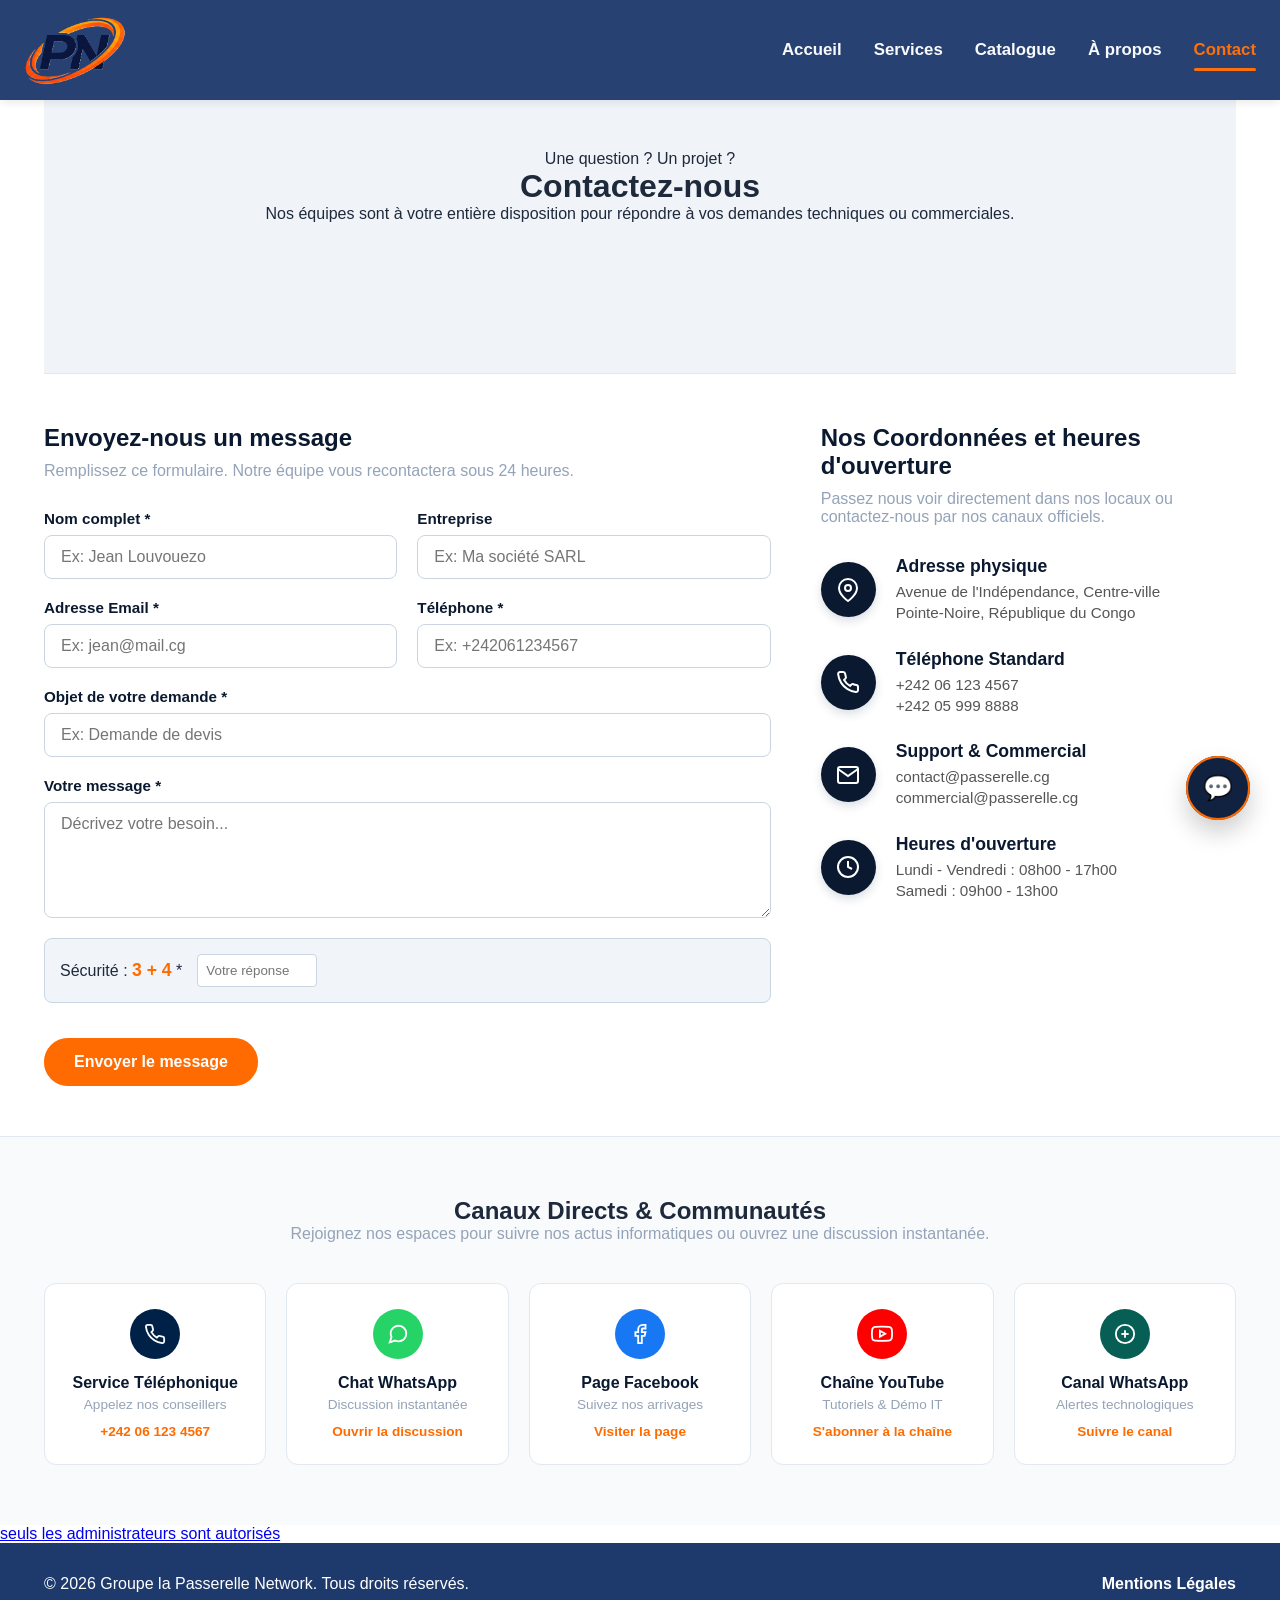
<file: passerelle/contact.html>
<!DOCTYPE html>
<html lang="fr">
<head>
    <meta charset="UTF-8">
    <meta name="viewport" content="width=device-width, initial-scale=1.0">
    <title>Contact - Groupe la Passerelle Network</title>
    <link rel="icon" href="logo_PN_c2.png" type="image/png" sizes="32x32">
    <link rel="stylesheet" href="cont.css">
    <link rel="stylesheet" href="header.css">
    <link rel="stylesheet" href="footer.css">
    <link rel="stylesheet" href="assistant.css">
</head>
<body>
    <header class="main-header">
        <div class="header-container">
            <div class="logo-brand">
                <img src="logo_PN_c2.png" alt="Passerelle Network" class="logo-img">
            </div>
            
            <button class="menu-toggle" aria-label="Ouvrir le menu">
                <span class="bar"></span>
                <span class="bar"></span>
                <span class="bar"></span>
            </button>

            <nav class="main-nav">
                <ul class="nav-list">
                    <li><a href="index.html" class="nav-link">Accueil</a></li>
                    <li><a href="services.html" class="nav-link">Services</a></li>
                    <li><a href="catalogue.html" class="nav-link">Catalogue</a></li>
                    <li><a href="a-propos.html" class="nav-link">À propos</a></li>
                    <li><a href="contact.html" class="nav-link active">Contact</a></li>
                </ul>
            </nav>
        </div>
    </header>

    <main class="contact-main-section container">
    <div class="contact-hero-section">
        <div class="container">
            <span class="subtitle-badge">Une question ? Un projet ?</span>
            <h1>Contactez-nous</h1>
            <p class="hero-lead">Nos équipes sont à votre entière disposition pour répondre à vos demandes techniques ou commerciales.</p>
        </div>
    </div>

        <div class="contact-layout-grid">
            
            <div class="contact-form-block">
    <h2>Envoyez-nous un message</h2>
    <p class="form-instruction">Remplissez ce formulaire. Notre équipe vous recontactera sous 24 heures.</p>
    
    <form id="interactiveContactForm" class="premium-form">
        <div class="form-row">
            <div class="form-group">
                <label for="clientName">Nom complet *</label>
                <input type="text" id="clientName" name="name" autocomplete="name" required placeholder="Ex: Jean Louvouezo">
            </div>
            <div class="form-group">
                <label for="clientCompany">Entreprise</label>
                <input type="text" id="clientCompany" placeholder="Ex: Ma société SARL">
            </div>
        </div>
        
        <div class="form-row">
            <div class="form-group">
                <label for="clientEmail">Adresse Email *</label>
                <input type="email" id="clientEmail" name="email" autocomplete="email" required placeholder="Ex: jean@mail.cg">
            </div>
            <div class="form-group">
                <label for="clientPhone">Téléphone *</label>
                <input type="tel" id="clientPhone" name="phone" autocomplete="tel" required placeholder="Ex: +242061234567">
            </div>
        </div>

        <div class="form-group">
            <label for="messageSubject">Objet de votre demande *</label>
            <input type="text" id="messageSubject" required placeholder="Ex: Demande de devis">
        </div>

        <div class="form-group">
            <label for="clientMessage">Votre message *</label>
            <textarea id="clientMessage" rows="5" required placeholder="Décrivez votre besoin..."></textarea>
        </div>

        <div class="captcha-wrapper-box">
            <label for="captchaInput">Sécurité : <span id="captchaQuestion" class="captcha-txt"></span> *</label>
            <input type="number" id="captchaInput" required placeholder="Votre réponse">
        </div>

        <button type="submit" class="btn-pulse-orange" id="submitFormBtn">Envoyer le message</button>
    </form>
</div>

<div id="contactSuccessModal" class="modal-overlay hidden">
    <div class="modal-card">
        <div class="success-icon-check">✓</div>
        <h3>Message envoyé avec succès !</h3>
        <p>L'équipe du Groupe la Passerelle Network examine votre demande. Une réponse vous sera adressée sous 24 heures.</p>
        <button id="closeModalBtn" class="btn-close-modal">Fermer</button>
    </div>
</div>
            <div class="contact-info-block">
    <h2>Nos Coordonnées et heures d'ouverture</h2>
    <p class="info-instruction">Passez nous voir directement dans nos locaux ou contactez-nous par nos canaux officiels.</p>

    <div class="info-cards-stack">
        <div class="info-item-row">
            <div class="icon-sphere-blue">
                <svg viewBox="0 0 24 24" fill="none" stroke="currentColor" stroke-width="2">
                    <path d="M21 10c0 7-9 13-9 13s-9-6-9-13a9 9 0 0 1 18 0z"></path>
                    <circle cx="12" cy="10" r="3"></circle>
                </svg>
            </div>
            <div class="info-text-details">
                <h3>Adresse physique</h3>
                <p>Avenue de l'Indépendance, Centre-ville<br>Pointe-Noire, République du Congo</p>
            </div>
        </div>

        <div class="info-item-row">
            <div class="icon-sphere-blue">
                <svg viewBox="0 0 24 24" fill="none" stroke="currentColor" stroke-width="2">
                    <path d="M22 16.92v3a2 2 0 0 1-2.18 2 19.79 19.79 0 0 1-8.63-3.07 19.5 19.5 0 0 1-6-6 19.79 19.79 0 0 1-3.07-8.67A2 2 0 0 1 4.11 2h3a2 2 0 0 1 2 1.72 12.84 12.84 0 0 0 .7 2.81 2 2 0 0 1-.45 2.11L8.09 9.91a16 16 0 0 0 6 6l1.27-1.27a2 2 0 0 1 2.11-.45 12.84 12.84 0 0 0 2.81.7A2 2 0 0 1 22 16.92z"></path>
                </svg>
            </div>
            <div class="info-text-details">
                <h3>Téléphone Standard</h3>
                <p>+242 06 123 4567<br>+242 05 999 8888</p>
            </div>
        </div>

        <div class="info-item-row">
            <div class="icon-sphere-blue">
                <svg viewBox="0 0 24 24" fill="none" stroke="currentColor" stroke-width="2">
                    <path d="M4 4h16c1.1 0 2 .9 2 2v12c0 1.1-.9 2-2 2H4c-1.1 0-2-.9-2-2V6c0-1.1.9-2 2-2z"></path>
                    <polyline points="22,6 12,13 2,6"></polyline>
                </svg>
            </div>
            <div class="info-text-details">
                <h3>Support & Commercial</h3>
                <p>contact@passerelle.cg<br>commercial@passerelle.cg</p>
            </div>
        </div>

        <div class="info-item-row">
            <div class="icon-sphere-blue">
                <svg viewBox="0 0 24 24" fill="none" stroke="currentColor" stroke-width="2">
                    <circle cx="12" cy="12" r="10"></circle>
                    <polyline points="12 6 12 12 16 14"></polyline>
                </svg>
            </div>
            <div class="info-text-details">
                <h3>Heures d'ouverture</h3>
                <p>Lundi - Vendredi : 08h00 - 17h00<br>Samedi : 09h00 - 13h00</p>
            </div>
        </div>
    </div>

</div>
    </main>

    <section class="social-channels-footer-section">
        <div class="container text-center">
            <h2>Canaux Directs & Communautés</h2>
            <p class="social-intro">Rejoignez nos espaces pour suivre nos actus informatiques ou ouvrez une discussion instantanée.</p>
            
            <div class="channels-grid-layout">
                <a href="tel:+242061234567" class="channel-card action-call">
                    <div class="channel-icon-circle phone-blue">
                        <svg viewBox="0 0 24 24" fill="none" stroke="currentColor" stroke-width="2">
                            <path d="M22 16.92v3a2 2 0 0 1-2.18 2 19.79 19.79 0 0 1-8.63-3.07 19.5 19.5 0 0 1-6-6 19.79 19.79 0 0 1-3.07-8.67A2 2 0 0 1 4.11 2h3a2 2 0 0 1 2 1.72 12.84 12.84 0 0 0 .7 2.81 2 2 0 0 1-.45 2.11L8.09 9.91a16 16 0 0 0 6 6l1.27-1.27a2 2 0 0 1 2.11-.45 12.84 12.84 0 0 0 2.81.7A2 2 0 0 1 22 16.92z"></path>
                        </svg>
                    </div>
                    <h3>Service Téléphonique</h3>
                    <p>Appelez nos conseillers</p>
                    <span class="click-trigger-link">+242 06 123 4567</span>
                </a>

                <a href="https://wa.me/242061234567?text=Bonjour%20Passerelle%20Network,%20je%20souhaite%20des%20informations." target="_blank" class="channel-card action-whatsapp">
                    <div class="channel-icon-circle whatsapp-green">
                        <svg viewBox="0 0 24 24" fill="none" stroke="currentColor" stroke-width="2">
                            <path d="M21 11.5a8.38 8.38 0 0 1-.9 3.8 8.5 8.5 0 0 1-7.6 4.7 8.38 8.38 0 0 1-3.8-.9L3 21l1.9-5.7a8.38 8.38 0 0 1-.9-3.8 8.5 8.5 0 0 1 4.7-7.6 8.38 8.38 0 0 1 3.8-.9h.5a8.48 8.48 0 0 1 8 8v.5z"></path>
                        </svg>
                    </div>
                    <h3>Chat WhatsApp</h3>
                    <p>Discussion instantanée</p>
                    <span class="click-trigger-link">Ouvrir la discussion</span>
                </a>

                <a href="https://facebook.com/la-passerelle-network" target="_blank" class="channel-card social-fb">
                    <div class="channel-icon-circle facebook-blue">
                        <svg viewBox="0 0 24 24" fill="none" stroke="currentColor" stroke-width="2">
                            <path d="M18 2h-3a5 5 0 0 0-5 5v3H7v4h3v8h4v-8h3l1-4h-4V7a1 1 0 0 1 1-1h3z"></path>
                        </svg>
                    </div>
                    <h3>Page Facebook</h3>
                    <p>Suivez nos arrivages</p>
                    <span class="click-trigger-link">Visiter la page</span>
                </a>

                <a href="https://youtube.com/la-passerelle-network" target="_blank" class="channel-card social-yt">
                    <div class="channel-icon-circle youtube-red">
                        <svg viewBox="0 0 24 24" fill="none" stroke="currentColor" stroke-width="2">
                            <path d="M22.54 6.42a2.78 2.78 0 0 0-1.94-2C18.88 4 12 4 12 4s-6.88 0-8.6.46a2.78 2.78 0 0 0-1.94 2A29 29 0 0 0 1 11.75a29 29 0 0 0 .46 5.33A2.78 2.78 0 0 0 3.4 19c1.72.46 8.6.46 8.6.46s6.88 0 8.6-.46a2.78 2.78 0 0 0 1.94-2 29 29 0 0 0 .46-5.25 29 29 0 0 0-.46-5.33z"></path>
                            <polygon points="9.75 15.02 15.5 11.75 9.75 8.48 9.75 15.02"></polygon>
                        </svg>
                    </div>
                    <h3>Chaîne YouTube</h3>
                    <p>Tutoriels & Démo IT</p>
                    <span class="click-trigger-link">S'abonner à la chaîne</span>
                </a>

                <a href="https://whatsapp.com/channel/votre-id-channel" target="_blank" class="channel-card social-wa-channel">
                    <div class="channel-icon-circle whatsapp-channel-teal">
                        <svg viewBox="0 0 24 24" fill="none" stroke="currentColor" stroke-width="2">
                            <path d="M12 22c5.523 0 10-4.477 10-10S17.523 2 12 2 2 6.477 2 12s4.477 10 10 10z"></path>
                            <path d="M8 12h8"></path>
                            <path d="M12 8v8"></path>
                        </svg>
                    </div>
                    <h3>Canal WhatsApp</h3>
                    <p>Alertes technologiques</p>
                    <span class="click-trigger-link">Suivre le canal</span>
                </a>
            </div>
        </div>
    </section>
<a href="access.html">seuls les administrateurs sont autorisés</a>
    <footer class="main-footer">
        <div class="container footer-flex-container">
            <p>&copy; 2026 Groupe la Passerelle Network. Tous droits réservés.</p>
            <ul class="footer-legal-links">
                <li><a href="mentions-legales.html">Mentions Légales</a></li>
            </ul>
        </div>
    </footer>

    <!--Assistant PN  -->
    <!--Assistant PN-->
    <div id="assistant-container" class="assistant-hidden">
        <button id="assistant-trigger" class="assistant-trigger-btn">
            <span class="pulse-ring"></span>
            <span class="assistant-icon">💬</span>
        </button>

        <div id="assistant-window" class="assistant-card">
            <div class="assistant-header">
                <div class="assistant-profile">
                    <div class="avatar">PN</div>
                    <div>
                        <h4>Assistant Passerelle</h4>
                        <span class="online-indicator">En ligne</span>
                    </div>
                </div>
            </div>
            <div class="assistant-chat-body" id="chatBody">
                </div>
            <div class="assistant-actions-panel" id="actionsPanel">
                </div>
        </div>
    </div>
    <script src="header.js"></script>
    <script src="assistant.js"></script>

    <script src="cont.js"></script>
</body>
</html>
</file>
<file: header.css>
/* Variables de couleur de la charte graphique */
:root {
    --blue-nuit: #1e3a6d; /* Bleu de fond de votre ancienne version */
    --accent-orange: #ff6b00; /* Orange PN */
    --text-white: #ffffff;
}

::selection{
    color: orange;
    background-color: lightblue;
}


/* Structure du Header */
.main-header {
    background-color: var(--blue-nuit);
    opacity: 0.96;
    width: 100%;
    height: 100px;
    position: fixed;
    top: 0;
    left: 0;
    z-index: 1000;
    display: flex;
    align-items: center;
    box-shadow: 0 2px 10px rgba(0, 0, 0, 0.1);
}

.header-container {
    width: 100%;
    max-width: 1300px;
    margin: 0 auto;
    padding: 0 24px;
    display: flex;
    justify-content: space-between;
    align-items: center;
}

/* Alignement du Logo */
.logo-brand {
    display: flex;
    align-items: center;
}

.logo-img {
    height: 70px; /* Taille proportionnelle pour correspondre à vos captures */
    width: auto;
    display: block;
}

/* Liens de navigation Desktop */
.nav-list {
    display: flex;
    list-style: none;
    gap: 32px;
}

.nav-link {
    color: var(--text-white);
    text-decoration: none;
    font-size: 1.05rem;
    font-weight: 600;
    padding: 8px 0;
    transition: color 0.3s ease;
    position: relative;
}

.nav-link:hover {
    color: var(--accent-orange);
}

/* Ligne orange sous l'onglet actif (Conforme aux images fournies) */
.nav-link.active {
    color: var(--accent-orange);
}

.nav-link.active::after {
    content: '';
    position: absolute;
    bottom: -4px;
    left: 0;
    width: 100%;
    height: 3px;
    background-color: var(--accent-orange);
    border-radius: 2px;
}

/* Bouton Menu Burger Mobile (Masqué par défaut) */
.menu-toggle {
    display: none;
    flex-direction: column;
    justify-content: space-between;
    width: 30px;
    height: 21px;
    background: transparent;
    border: none;
    cursor: pointer;
    z-index: 1100;
}

.menu-toggle .bar {
    width: 100%;
    height: 3px;
    background-color: var(--text-white);
    transition: all 0.3s ease;
}

/* RESPONSIVE : Version Mobile & Tablette */
@media (max-width: 868px) {
    .menu-toggle {
        display: flex;
    }

    /* Le menu survole la page au-dessus du contenu sans agrandir le header */
    .main-nav {
        position: absolute;
        top: 100px; /* Se place exactement sous le header */
        left: 0;
        width: 100%;
        background-color: var(--blue-nuit);
        z-index: 9999;
        max-height: 0; /* Fermé par défaut */
        overflow: hidden;
        transition: max-height 0.4s ease-in-out;
        box-shadow: 0 10px 15px rgba(0, 0, 0, 0.2);
    }

    /* Classe activée en JS lors du clic */
    .main-nav.open {
        max-height: 350px; /* S'ouvre en survol */
    }

    .nav-list {
        flex-direction: column;
        align-items: center;
        padding: 24px 0;
        gap: 20px;
    }

    .nav-link {
        font-size: 1.2rem;
        width: 100%;
        text-align: center;
        display: block;
    }

    /* Animation du bouton burger en croix */
    .menu-toggle.open .bar:nth-child(1) {
        transform: translateY(9px) rotate(45deg);
    }
    .menu-toggle.open .bar:nth-child(2) {
        opacity: 0;
    }
    .menu-toggle.open .bar:nth-child(3) {
        transform: translateY(-9px) rotate(-45deg);
    }
}
</file>
<file: catalogue.css>
:root {
    --blue-pn-historique: #1e3a6d;
    --blue-cta-layer: #152c52;
    --orange-pn-contour: #ff6b00;
    --bg-light-cards: #f8fafc;
    --dark-text-slate: #1e293b;
    --text-muted: #64748b;
    --border-soft: #e2e8f0;
}

::selection{
    color: orange;
    background-color: lightblue;
}

* { box-sizing: border-box; margin: 0; padding: 0; }
body { font-family: 'Plus Jakarta Sans', sans-serif; color: var(--dark-text-slate); background: #ffffff; }
.container { max-width: 1240px; margin: 0 auto; padding: 0 24px; }
.text-center { text-align: center; }
.hidden { display: none !important; }

/* EN-TÊTE */
.catalogue-intro { padding: 140px 0 40px 0; }
.page-main-title { font-size: 2.3rem; color: var(--blue-pn-historique); margin-bottom: 12px; font-weight: 800; }
.page-subtitle { color: var(--text-muted); font-size: 1.1rem; }

/* BLOC DE FILTRAGE BLEU NUIT (CONFORME IMAGE) */
.filter-section { margin-bottom: 40px; }
.filter-dark-box { background: #0f1e36; border-radius: 12px; padding: 24px; color: #ffffff; }
.filter-row-bottom { display: flex; gap: 30px; align-items: flex-end; flex-wrap: wrap; }
.filter-row-top { border-bottom: 1px solid rgba(255,255,255,0.08); padding-bottom: 20px; margin-bottom: 20px; }

.filter-label { display: block; font-size: 0.85rem; color: #94a3b8; font-weight: 600; margin-bottom: 8px; text-transform: uppercase; }

/* Boutons Catégories */
.category-buttons { display: flex; gap: 10px; flex-direction: row;}
.btn-cat { background: rgba(255,255,255,0.05); border: 1px solid rgba(255,255,255,0.1); color: #cbd5e1; padding: 10px 20px; border-radius: 30px; font-weight: 600; cursor: pointer; font-size: 0.9rem; transition: all 0.3s ease; }
.btn-cat.active, .btn-cat:hover { background: var(--orange-pn-contour); color: #ffffff; border-color: var(--orange-pn-contour); }

/* Recherche Input */
.search-input-wrapper input { width: 300px; background: rgba(255,255,255,0.05); border: 1px solid rgba(255,255,255,0.1); border-radius: 6px; padding: 11px 16px; color: #ffffff; font-family: inherit; font-size: 0.9rem; }
.search-input-wrapper input:focus { outline: none; border-color: var(--orange-pn-contour); }

/* Selects & Ranges */
#brandSelect, #currencySelect { background: #152c52; border: 1px solid rgba(255,255,255,0.15); border-radius: 6px; color: #ffffff; padding: 10px 14px; font-family: inherit; width: 180px; cursor: pointer; }
.range-group { flex-grow: 1; }
.range-labels { display: flex; justify-content: space-between; align-items: center; }
.price-val { font-weight: 700; color: var(--orange-pn-contour); font-size: 1.05rem; }
#priceRange { width: 100%; margin-top: 10px; accent-color: var(--orange-pn-contour); cursor: pointer; }

/* GRILLE ET CARTES PRODUITS */
.products-grid { display: grid; grid-template-columns: repeat(3, 1fr); gap: 24px; transition: all 0.4s ease; }

.product-premium-card { background: var(--bg-light-cards); border: 1px solid var(--border-soft); border-radius: 8px; overflow: hidden; display: flex; flex-direction: column; transition: transform 0.4s ease, border-color 0.4s ease, box-shadow 0.4s ease, background-color 0.4s ease; }
.card-img-container { position: relative; height: 220px; background: #ffffff; display: flex; align-items: center; justify-content: center; padding: 16px; overflow: hidden; } /* Conteneur sécurisé anti-débordement */

.prod-img { max-width: 100%; max-height: 100%; object-fit: contain; transition: transform 0.4s cubic-bezier(0.25, 1, 0.5, 1); }

/* COMPORTEMENT AU SURVOL COMPLET */
.product-premium-card:hover { background: #ffffff; border-color: var(--orange-pn-contour); transform: translateY(-6px); box-shadow: 0 15px 30px rgba(30,38,60,0.08); }
.product-premium-card:hover .prod-img { transform: scale(1.06); } /* Zoom interne sécurisé sans dépasser */

/* Badges & Textes */
.badge-stock { position: absolute; top: 12px; left: 12px; padding: 4px 10px; border-radius: 4px; font-size: 0.75rem; font-weight: 700; text-transform: uppercase; }
.badge-stock.in { background: rgba(34,197,94,0.1); color: #16a34a; }
.badge-stock.out { background: rgba(249,115,22,0.1); color: #ea580c; }

.card-body { padding: 20px; display: flex; flex-direction: column; flex-grow: 1; }
.prod-brand { font-size: 0.75rem; font-weight: 800; color: var(--orange-pn-contour); letter-spacing: 1px; margin-bottom: 6px; }
.card-body h3 { font-size: 1.15rem; color: var(--blue-pn-historique); margin-bottom: 10px; font-weight: 700; }
.prod-desc-short { font-size: 0.88rem; color: var(--text-muted); line-height: 1.5; margin-bottom: 16px; flex-grow: 1; }

.card-footer-row { display: flex; justify-content: space-between; align-items: center; margin-top: auto; padding-top: 14px; border-top: 1px solid var(--border-soft); }
.prod-price { font-size: 1.2rem; font-weight: 800; color: var(--blue-pn-historique); }

.btn-details { background: none; border: 1px solid var(--blue-pn-historique); color: var(--blue-pn-historique); padding: 8px 14px; border-radius: 4px; font-weight: 600; font-size: 0.85rem; cursor: pointer; transition: all 0.3s ease; font-family: inherit; }
.btn-details:hover { background: var(--blue-pn-historique); color: #ffffff; }

/* ALERTE AUCUN RESULTAT AVEC REINITIALISATION */
.no-results-alert { padding: 60px 0; background: var(--bg-light-cards); border-radius: 8px; border: 1px dashed var(--border-soft); margin-top: 20px; }
.alert-message { font-size: 1.1rem; color: var(--text-muted); margin-bottom: 16px; }
.btn-reset-orange { background: var(--orange-pn-contour); border: none; color: #ffffff; padding: 12px 24px; border-radius: 6px; font-weight: 700; cursor: pointer; font-size: 0.95rem; font-family: inherit; transition: background-color 0.3s ease; }
.btn-reset-orange:hover { background: #e05e00; }

@media(max-width:992px){ .products-grid { grid-template-columns: repeat(2,1fr); } }
@media(max-width:600px){ .products-grid { grid-template-columns: 1fr; } .filter-row-top, .filter-row-bottom { flex-direction: column; align-items: fill; } .search-input-wrapper input { width:100%; } }
@media(max-width:580px){ .category-buttons{display: flex;flex-direction: column;}
                         .filter-section{display: flex;}
                         .filter-row-top{display: block;}
}
</file>
<file: assistant.css>
:root {
    --bg-dark-blue: #112240;
    --primary-blue: #0a192f;
    --accent-orange: #ff6b00;
    --accent-orange-hover: #e05e00;
    --text-white: #f8fafc;
    --text-muted: #94a3b8;
    --bg-light-gray: #e1e9f0;
    --card-shadow: 0 10px 30px -15px rgba(2, 12, 27, 0.3);
    --border-radius: 12px;
    --transition-smooth: all 0.3s cubic-bezier(0.25, 1, 0.5, 1);
    --transition: all 0.3s ease;
}

/* INTERFACE DE L'ASSISTANT VIRTUEL (CHATBOT)*/
#assistant-container {
    position: fixed;
    bottom: 80px;
    right: 30px;
    z-index: 9999;
}

.assistant-trigger-btn {
    width: 64px;
    height: 64px;
    border-radius: 50%;
    background-color: var(--bg-dark-blue);
    border: none;
    cursor: pointer;
    box-shadow: 0 12px 24px rgba(0,0,0,0.2);
    position: relative;
}

.assistant-icon {
    font-size: 1.5rem;
}

.pulse-ring {
    position: absolute;
    top: 0; left: 0; width: 100%; height: 100%;
    border-radius: 50%;
    border: 2px solid var(--accent-orange);
    animation: macroPulse 2s infinite;
}

@keyframes macroPulse {
    0% { transform: scale(0.95); opacity: 1; }
    100% { transform: scale(1.4); opacity: 0; }
}

.assistant-card {
    position: absolute;
    bottom: 80px;
    right: 0;
    width: 360px;
    max-height: 500px;
    background-color: #fff;
    border-radius: var(--border-radius);
    box-shadow: 0 20px 40px rgba(0,0,0,0.15);
    border: 1px solid #e2e8f0;
    display: flex;
    flex-direction: column;
    overflow: hidden;
    transform: scale(0.9) translateY(20px);
    opacity: 0;
    pointer-events: none;
    transition: var(--transition-smooth);
}

#assistant-container.active .assistant-card {
    transform: scale(1) translateY(0);
    opacity: 1;
    pointer-events: auto;
}

.assistant-header {
    background-color: var(--bg-dark-blue);
    color: var(--text-white);
    padding: 16px;
}

.assistant-profile {
    display: flex; align-items: center; gap: 12px;
}
.avatar {
    background-color: var(--accent-orange); padding: 8px; border-radius: 50%; font-weight: 700;
}
.online-indicator {
    font-size: 0.75rem; color: #10b981;
}

.assistant-chat-body {
    padding: 20px;
    overflow-y: auto;
    flex: 1;
    display: flex;
    flex-direction: column;
    gap: 12px;
}

.msg {
    max-width: 85%;
    padding: 12px 16px;
    border-radius: 14px;
    font-size: 0.9rem;
    line-height: 1.4;
}

.msg.bot {
    background-color: var(--bg-light-gray);
    align-self: flex-start;
    border-bottom-left-radius: 2px;
}

.assistant-actions-panel {
    padding: 16px;
    border-top: 1px solid #e2e8f0;
    display: flex;
    flex-direction: column;
    gap: 8px;
}

.chat-btn {
    width: 100%;
    padding: 10px;
    background: #fff;
    border: 1px solid #cbd5e1;
    border-radius: 8px;
    cursor: pointer;
    text-align: left;
    font-size: 0.85rem;
    transition: var(--transition-smooth);
}

.chat-btn:hover {
    background-color: rgba(255, 107, 0, 0.05);
    border-color: var(--accent-orange);
}

.chat-btn.btn-ignore {
    text-align: center;
    color: #ef4444;
    border-color: transparent;
    font-weight: 600;
}

.chat-btn.btn-ignore:hover {
    background-color: #fef2f2;
}

@media(max-height: 700px){
    .assistant-card{
        bottom: 70px;
        height: 400px;
        width: 300px;
    }
    #assistant-container{
        bottom: 30px;
    }
    .assistant-icon{
        font-size: 1.3rem;
    }
    .assistant-actions-panel{
        height: 150px;
    overflow-y: auto;
    }
}
</file>
<file: footer.css>
:root {
    --blue-pn-historique: #1e3a6d;
    --blue-cta-layer: #152c52;
    --orange-pn-contour: #ff6b00;
    --bg-light-cards: #f8fafc;
    --dark-text-slate: #1e293b;
    --text-muted: #64748b;
    --border-soft: #e2e8f0;
}

::selection{
    color: orange;
    background-color: lightblue;
}

/* ==========================================================================
   FOOTER UNIFIÉ
   ========================================================================== */
.main-footer {
    background-color: var(--blue-pn-historique);
    color: #ffffff;
    padding: 32px 0;
}

.footer-flex-container {
    display: flex;
    justify-content: space-between;
    align-items: center;
    flex-wrap: wrap;
    gap: 20px;
}

.footer-flex-container p {
    margin: 0;
}

.footer-legal-links {
    list-style: none;
    padding: 0;
    margin: 0;
}

.footer-legal-links a {
    color: #ffffff;
    text-decoration: none;
    font-weight: 600;
}

.footer-legal-links a:hover {
    color: var(--orange-pn-contour);
}
</file>
<file: cont.css>
/* Variables fondamentales */
:root {
    --primary-blue: #002147;
    --accent-orange: #ff6600;
    --hover-orange: #be4c00; /* Orange PLUS SOMBRE pour le Hover */
    --light-blue-bg: #f0f4f8;
    --text-muted: #666;
}

::selection{
    color: orange;
    background-color: lightblue;
}

* { box-sizing: border-box; margin: 0; padding: 0; }
body { font-family: 'Plus Jakarta Sans', sans-serif; color: var(--dark-text-slate); background: #ffffff; }
.container { max-width: 1240px; margin: 0 auto; padding: 0 24px; }
.text-center { text-align: center; }
.hidden { display: none !important; }


/* Bannière */
.contact-hero-section {
    background-color: var(--light-blue-bg);
    padding: 150px 0;
    text-align: center;
    border-bottom: 1px solid #e2e8f0;
}

/* Layout en 2 colonnes inversées */
.contact-layout-grid {
    display: grid;
    grid-template-columns: 1.4fr 0.8fr; /* Formulaire plus large à gauche */
    gap: 50px;
    padding: 50px 0;
}

/* Style du Formulaire Premium */
.contact-form-block h2, .contact-info-block h2 {
    color: var(--primary-blue);
    margin-bottom: 10px;
}
.form-instruction, .info-instruction {
    color: var(--text-muted);
    margin-bottom: 30px;
}
.premium-form {
    display: flex;
    flex-direction: column;
    gap: 20px;
}
.form-row {
    display: grid;
    grid-template-columns: 1fr 1fr;
    gap: 20px;
}
.form-group {
    display: flex;
    flex-direction: column;
    gap: 8px;
}
.form-group label {
    font-weight: 600;
    color: var(--primary-blue);
    font-size: 0.95rem;
}
.form-group input, .form-group textarea {
    padding: 12px 16px;
    border: 1px solid #cbd5e1;
    border-radius: 8px;
    font-family: inherit;
    font-size: 1rem;
    transition: border-color 0.2s ease, box-shadow 0.2s ease;
}

/* FOCUS DES INPUTS : ALLUMAGE EN BORDURE ORANGE */
.form-group input:focus, .form-group textarea:focus {
    outline: none;
    border-color: var(--accent-orange);
    box-shadow: 0 0 0 3px rgba(255, 102, 0, 0.15);
}

/* BOUTON PULSE ORANGE AVEC COMPORTEMENT SOMBRE AU HOVER */
.btn-pulse-orange {
    position: relative;
    background-color: var(--accent-orange);
    color: white;
    border: none;
    padding: 15px 30px;
    font-size: 1rem;
    font-weight: bold;
    border-radius: 30px;
    cursor: pointer;
    align-self: flex-start;
    transition: background-color 0.3s ease, transform 0.2s ease;
    z-index: 1;
}
.btn-pulse-orange::before {
    content: "";
    position: absolute;
    top:0; left:0; right:0; bottom:0;
    border-radius: 30px;
    background-color: var(--accent-orange);
    opacity: 0.4;
    z-index: -1;
    animation: wavesPulse 2s infinite ease-out;
}
@keyframes wavesPulse {
    0% { transform: scale(1); opacity: 0.4; }
    100% { transform: scale(1.35); opacity: 0; }
}

/* COMPORTEMENT HOVER : DEVIENT PLUS SOMBRE ET STOPPE LE PULSE */
.btn-pulse-orange:hover {
    background-color: var(--hover-orange); /* Orange sombre */
    transform: translateY(-2px);
}
.btn-pulse-orange:hover::before {
    animation: none;
    opacity: 0;
}

/* Bloc d'informations & Boules Bleues */
.info-cards-stack {
    display: flex;
    flex-direction: column;
    gap: 25px;
    margin-bottom: 30px;
}
.info-item-row {
    display: flex;
    align-items: center;
    gap: 20px;
}

/* FORCE L'AFFICHAGE CHIRURGICAL DE LA BOULE BLEUE AVEC ICÔNE BLANCHE */
.icon-sphere-blue {
    width: 55px;
    height: 55px;
    background-color: var(--primary-blue);
    border-radius: 50%;
    display: flex;
    align-items: center;
    justify-content: center;
    flex-shrink: 0;
    box-shadow: 0 4px 10px rgba(0, 33, 71, 0.15);
}
.icon-sphere-blue svg {
    width: 24px;
    height: 24px;
    color: #ffffff !important;
    display: block;
}
.info-text-details h3 {
    font-size: 1.1rem;
    color: var(--primary-blue);
    margin-bottom: 4px;
}
.info-text-details p {
    color: #555;
    font-size: 0.95rem;
    line-height: 1.4;
}

/* Section Réseaux Sociaux & Canaux Bas de page */
.social-channels-footer-section {
    background-color: #f8fafc;
    padding: 60px 0;
    border-top: 1px solid #e2e8f0;
}
.social-intro {
    color: var(--text-muted);
    margin-bottom: 40px;
}
.channels-grid-layout {
    display: grid;
    grid-template-columns: repeat(5, 1fr); /* 5 colonnes alignées */
    gap: 20px;
}
.channel-card {
    background: white;
    padding: 25px 15px;
    border-radius: 12px;
    text-align: center;
    text-decoration: none;
    color: inherit;
    border: 1px solid #e2e8f0;
    transition: transform 0.3s ease, box-shadow 0.3s ease;
    display: flex;
    flex-direction: column;
    align-items: center;
}
.channel-card:hover {
    transform: translateY(-5px);
    box-shadow: 0 10px 20px rgba(0,0,0,0.05);
}
.channel-icon-circle {
    width: 50px;
    height: 50px;
    border-radius: 50%;
    display: flex;
    align-items: center;
    justify-content: center;
    margin-bottom: 15px;
}
.channel-icon-circle svg {
    width: 22px;
    height: 22px;
    color: white !important;
}

/* Couleurs spécifiques des cercles de réseaux */
.phone-blue { background-color: #002147; }
.whatsapp-green { background-color: #25D366; }
.facebook-blue { background-color: #1877F2; }
.youtube-red { background-color: #FF0000; }
.whatsapp-channel-teal { background-color: #075E54; }

.channel-card h3 {
    font-size: 1rem;
    color: var(--primary-blue);
    margin-bottom: 5px;
}
.channel-card p {
    font-size: 0.85rem;
    color: var(--text-muted);
    margin-bottom: 12px;
}
.click-trigger-link {
    font-size: 0.85rem;
    font-weight: bold;
    color: var(--accent-orange);
}

/* Boîte de succès */
.success-alert-box {
    background-color: var(--light-blue-bg);
    border: 1px solid #bdd7ff;
    padding: 30px;
    border-radius: 12px;
    text-align: center;
    margin-bottom: 25px;
}
.success-icon-check {
    width: 50px;
    height: 50px;
    background-color: #2e7d32;
    color: white;
    font-size: 1.8rem;
    font-weight: bold;
    border-radius: 50%;
    display: flex;
    align-items: center;
    justify-content: center;
    margin: 0 auto 15px auto;
}
.hidden { display: none !important; }

.captcha-wrapper-box {
    background: #f1f5f9;
    padding: 15px;
    border-radius: 8px;
    border: 1px solid #cbd5e1;
    margin-bottom: 15px;
    display: flex;
    align-items: center;
    gap: 15px;
}
.captcha-txt {
    font-weight: bold;
    color: var(--accent-orange);
    font-size: 1.1rem;
}
.captcha-wrapper-box input {
    max-width: 120px;
    padding: 8px;
    border: 1px solid #cbd5e1;
    border-radius: 4px;
}

/* Responsive */
@media (max-width: 992px) {
    .channels-grid-layout { grid-template-columns: repeat(2, 1fr); }
    .contact-layout-grid { grid-template-columns: 1fr; }
}

@media(max-width: 630px){
    .form-row{
        display: flex;
        flex-direction: column;
    }
}
</file>
<file: mentions-legales.css>
:root {
    --bleu-nuit: #284070;
    --bleu-sombre: #162d63;
    --orange: #f97316;
    --orange-hover: #ea580c;
    --gris-clair: #f8fafc;
    --gris-moyen: #e2e8f0;
    --texte-sombre: #2758a1;
    --texte-clair: #ffffff;
    --police-principale: 'Segoe UI', Tahoma, Geneva, Verdana, sans-serif;
    --transition: all 0.3s ease;
}

::selection{
    color: orange;
    background-color: lightblue;
}



.container { max-width: 1240px; margin: 0 auto; padding: 0 24px; }

* {
    margin: 0;
    padding: 0;
    box-sizing: border-box;
}

body {
    font-family: var(--police-principale);
    color: var(--texte-sombre);
    background-color: var(--gris-clair);
    line-height: 1.6;
}

/* En-tête de la page */
.page-header {
    background-color: var(--gris-moyen);
    text-align: center;
    padding: 140px 0 40px 0;
    border-bottom: 1px solid var(--gris-moyen);
}

/* ==========================================================================
   14. STYLE SPÉCIFIQUE - PAGE MENTIONS LÉGALES
   ========================================================================== */
.legal-section {
    background-color: var(--gris-clair);
    padding: 4rem 5%;
}

.legal-container {
    max-width: 900px;
    margin: 0 auto;
    display: flex;
    flex-direction: column;
    gap: 2.5rem;
}

.legal-block {
    background-color: var(--texte-clair);
    padding: 2.5rem;
    border-radius: 8px;
    box-shadow: 0 4px 6px rgba(0, 0, 0, 0.02);
    border-left: 4px solid var(--bleu-nuit);
}

.legal-block h2 {
    text-align: left;
    font-size: 1.4rem;
    color: var(--bleu-nuit);
    margin-bottom: 1.2rem;
}

.legal-block h2::after {
    margin: 0.4rem 0 0 0;
    width: 40px;
}

.legal-block p {
    font-size: 1rem;
    color: var(--texte-sombre);
    margin-bottom: 1rem;
    text-align: justify;
}

.legal-block ul {
    list-style-type: none;
    padding-left: 0;
}

.legal-block ul li {
    font-size: 0.95rem;
    margin-bottom: 0.6rem;
    position: relative;
    padding-left: 1.2rem;
}

.legal-block ul li::before {
    content: "•";
    color: var(--orange);
    font-weight: bold;
    font-size: 1.2rem;
    position: absolute;
    left: 0;
    top: -2px;
}

.legal-block strong {
    color: var(--bleu-sombre);
}

/* Réduction responsive de l'espacement pour les mobiles */
@media (max-width: 600px) {
    .legal-block {
        padding: 1.5rem;
    }
}
</file>
<file: produit.css>
:root {
    --blue-pn-historique: #1e3a6d;
    --blue-cta-layer: #152c52;
    --orange-pn-contour: #ff6b00;
    --bg-light-cards: #f8fafc;
    --dark-text-slate: #1e293b;
    --text-muted: #2f74d6;
    --border-soft: #e2e8f0;
}

::selection{
    color: orange;
    background-color: lightblue;
}

* { box-sizing: border-box; margin: 0; padding: 0; }
body { font-family: 'Plus Jakarta Sans', sans-serif; color: var(--dark-text-slate); background: #ffffff; }
.container { max-width: 1240px; margin: 0 auto; padding: 0 24px; }
.text-center { text-align: center; }
.relative-content { position: relative; z-index: 5; }

/* CONFIGURATION DU SYSTEME DE DECORATION EN ARRIÈRE-PLAN */
.product-page-wrapper { position: relative; padding: 130px 0 0 0; background: #ffffff; overflow: hidden; }
#constellationCanvas { position: absolute; top: 0; left: 0; width: 100%; height: 100%; pointer-events: none; z-index: 1; }

.back-nav-row { margin-bottom: 30px; }
.link-back { color: var(--blue-pn-historique); text-decoration: none; font-weight: 600; font-size: 0.95rem; transition: color 0.2s ease; }
.link-back:hover { color: var(--orange-pn-contour); }

/* STRUCTURE DE LA FICHE TECHNIQUE SÉCURISÉE */
.main-specs-sheet { background: #ffffff; border: 1px solid var(--border-soft); border-radius: 12px; padding: 40px; box-shadow: 0 10px 30px rgba(0,0,0,0.03); margin-bottom: 80px; }
.specs-grid { display: grid; grid-template-columns: 1fr 1.2fr; gap: 50px; align-items: start; }

.main-image-holder { background: #ffffff; border: 1px solid var(--border-soft); border-radius: 8px; padding: 30px; display: flex; align-items: center; justify-content: center; height: 400px; }
.main-image-holder img { max-width: 100%; max-height: 100%; object-fit: contain; }

.tech-tag { font-size: 0.8rem; font-weight: 800; color: var(--orange-pn-contour); letter-spacing: 1px; text-transform: uppercase; }
.specs-title { font-size: 2.2rem; color: var(--blue-pn-historique); font-weight: 800; margin: 8px 0 20px 0; }

.specs-meta-row { display: flex; align-items: center; gap: 24px; margin-bottom: 24px; }
.badge-stock-large { padding: 6px 14px; border-radius: 4px; font-size: 0.85rem; font-weight: 700; }
.badge-stock-large.in { background: rgba(34,197,94,0.1); color: #16a34a; }
.badge-stock-large.out { background: rgba(249,115,22,0.1); color: #ea580c; }
.specs-price { font-size: 1.8rem; font-weight: 800; color: var(--blue-pn-historique); }

.divider-line { height: 1px; background: var(--border-soft); margin-bottom: 24px; }
.specs-body-text h3 { font-size: 1.1rem; color: var(--blue-pn-historique); margin: 20px 0 8px 0; font-weight: 700; }
.specs-body-text p { color: var(--text-muted); font-size: 0.95rem; line-height: 1.6; }
.capabilities-text { background: var(--bg-light-cards); padding: 16px; border-radius: 6px; border-left: 3px solid var(--blue-pn-historique); font-style: italic; }

/* ZONE BLEU INTERMEDIAIRE AVEC BOUTON ACTIVE PULSE CORRIGÉ */
.conversion-cta-section { padding: 80px 0; background-color: var(--blue-cta-layer); color: #ffffff; position: relative; z-index: 5; }
.cta-inner-box { max-width: 800px; margin: 0 auto; }
.cta-inner-box h2 { font-size: 1.8rem; font-weight: 800; margin-bottom: 16px; }
.cta-inner-box p { color: #cbd5e1; font-size: 1.05rem; margin-bottom: 36px; }

.cta-action-holder { display: inline-block; position: relative; }
.btn-pulse-contact { display: inline-flex; align-items: center; background-color: var(--orange-pn-contour); color: #ffffff; padding: 16px 36px; border-radius: 6px; font-size: 1rem; font-weight: 700; text-decoration: none; position: relative; z-index: 2; transition: background-color 0.3s ease; }
.btn-pulse-contact:hover { background-color: #e05e00; }

.btn-pulse-wave { position: absolute; top: 0; left: 0; width: 100%; height: 100%; border-radius: 6px; border: 2px solid var(--orange-pn-contour); box-sizing: border-box; z-index: -1; animation: pulseAura 2.2s infinite; }

/* ARRESTATION DU PNEUMATIQUE/WAVE AU SURVOL */
.btn-pulse-contact:hover .btn-pulse-wave { animation: none; visibility: hidden; opacity: 0; }

@keyframes pulseAura {
    0% { transform: scale(1); opacity: 1; }
    100% { transform: scale(1.35); opacity: 0; }
}

@media(max-width: 992px) {
    .specs-grid { grid-template-columns: 1fr; gap: 30px; }
    .main-image-holder { height: 300px; }
}
</file>
<file: services.css>
/* ==========================================================================
   CHARTE GRAPHIQUE UNIQUE DE LA PAGE SERVICES
   ========================================================================== */
:root {
    --blue-pn-historique: #1e3a6d;      /* Bleu nuit historique */
    --blue-cta-layer: #152c52;          /* Bleu intermédiaire distinct du footer */
    --orange-pn-contour: #ff6b00;       /* Orange vif d'accentuation */
    --bg-light-cards: #f8fafc;          /* Gris clair historique de vos images */
    --dark-text-slate: #1e293b;         /* Couleur de lecture haut de gamme */
    --text-muted: #64748b;
    --border-soft: #e2e8f0;
    --transition-premium: all 0.4s cubic-bezier(0.25, 1, 0.5, 1);
}

/* REGLAGES DE BASE */
* {
    box-sizing: border-box;
    margin: 0;
    padding: 0;
}

body {
    background-color: #ffffff;
    color: var(--dark-text-slate);
    font-family: 'Plus Jakarta Sans', sans-serif;
    line-height: 1.6;
    overflow-x: hidden;
}

.container {
    width: 100%;
    max-width: 1240px;
    margin: 0 auto;
    padding: 0 24px;
}

.text-center { text-align: center; }

/* ==========================================================================
   EN-TÊTE CENTRÉE (CONFORME À LA MAQUETTE PHOTO ENVOYÉE)
   ========================================================================== */
.services-intro-section {
    padding: 160px 0 60px 0;
    background-color: #ffffff;
}

.services-badge {
    display: inline-block;
    background-color: rgba(255, 107, 0, 0.08);
    color: var(--orange-pn-contour);
    padding: 6px 16px;
    border-radius: 20px;
    font-size: 0.85rem;
    font-weight: 800;
    text-transform: uppercase;
    margin-bottom: 16px;
}

.page-main-title {
    font-size: 2.4rem;
    font-weight: 800;
    color: var(--blue-pn-historique);
    margin-bottom: 16px;
    letter-spacing: -0.5px;
}

.page-subtitle {
    font-size: 1.15rem;
    color: var(--text-muted);
    max-width: 800px;
    margin: 0 auto;
    line-height: 1.7;
}

/* ==========================================================================
   ZONE DES 8 CARTES AVEC EFFET CONSTELLATION REHAUSSÉ
   ========================================================================== */
.services-grid-section {
    position: relative;
    padding: 60px 0 100px 0;
    background-color: #ffffff;
}

#constellationCanvas {
    position: absolute;
    top: 0; left: 0;
    width: 100%; height: 100%;
    pointer-events: none;
    z-index: 1;
}

.services-main-grid {
    position: relative;
    z-index: 2;
    display: grid;
    grid-template-columns: repeat(4, 1fr);
    gap: 20px;
}

/* STRUCTURE INITIALE DE LA CARTE GRIS CLAIR (FIDELE AUX PHOTOS MAQUETTES) */
.service-premium-card {
    background-color: var(--bg-light-cards);
    border: 1px solid var(--border-soft);
    border-radius: 8px;
    padding: 32px 24px;
    text-align: left;
    position: relative;
    overflow: hidden;
    transition: transform 0.4s cubic-bezier(0.25, 1, 0.5, 1),
                box-shadow 0.4s cubic-bezier(0.25, 1, 0.5, 1),
                border-color 0.4s ease;
}

.card-icon-wrapper {
    width: 48px; height: 48px;
    margin-bottom: 20px;
    display: flex;
    align-items: center;
}

.svg-service-icon {
    width: 36px; height: 36px;
    fill: var(--blue-pn-historique);
    transition: fill 0.3s ease;
}

.service-premium-card h3 {
    font-size: 1.15rem;
    font-weight: 700;
    color: var(--blue-pn-historique);
    margin-bottom: 12px;
}

.service-premium-card p {
    font-size: 0.9rem;
    color: var(--text-muted);
    line-height: 1.6;
}

/* SURVOL DES CARTES (ÉLÉVATION + CONTOUR ORANGE COMPLET + OMBRE PORTÉE) */
.service-premium-card:hover {
    transform: translateY(-8px);
    border-color: var(--orange-pn-contour);
    box-shadow: 0 22px 35px rgba(30, 58, 109, 0.12);
}

/* Activation du passage à l'orange de l'icône au survol */
.service-premium-card:hover .svg-service-icon {
    fill: var(--orange-pn-contour);
}

/* LUEUR DE BRILLANT FLASH (GLASS GLINT EFFECT) À L'INTERACTION */
.glint-effect {
    position: absolute;
    top: 0; left: -150%;
    width: 50%; height: 100%;
    background: linear-gradient(to right, rgba(255,255,255,0) 0%, rgba(255,255,255,0.4) 50%, rgba(255,255,255,0) 100%);
    transform: skewX(-25deg);
}

.service-premium-card:hover .glint-effect {
    animation: flashGlint 0.6s ease;
}

@keyframes flashGlint {
    100% { left: 150%; }
}

/* ==========================================================================
   BAS DE PAGE DE CONVERSION ET BOUTON INTERACTIF AVEC ARRÊT DES PULSES
   ========================================================================== */
.conversion-cta-section {
    padding: 80px 0;
    background-color: var(--blue-cta-layer);
    color: #ffffff;
}

.cta-inner-box {
    max-width: 800px;
    margin: 0 auto;
}

.cta-inner-box h2 {
    font-size: 1.8rem;
    font-weight: 800;
    margin-bottom: 16px;
    line-height: 1.3;
}

.cta-inner-box p {
    color: #cbd5e1;
    font-size: 1.05rem;
    margin-bottom: 36px;
}

/* CONTENEUR DU BOUTON ACTIONS */
.cta-action-holder {
    display: inline-block;
    position: relative;
}

.btn-pulse-contact {
    display: inline-flex;
    align-items: center;
    background-color: var(--orange-pn-contour);
    color: #ffffff;
    padding: 16px 36px;
    border-radius: 6px;
    font-size: 1rem;
    font-weight: 700;
    text-decoration: none;
    position: relative;
    z-index: 2;
    transition: background-color 0.3s ease;
}

.btn-pulse-contact:hover {
    background-color: #e05e00;
}

/* Onde de choc active par défaut (Animation continue) */
.btn-pulse-wave {
    position: absolute;
    top: 0; left: 0; width: 100%; height: 100%;
    border-radius: 6px;
    border: 2px solid var(--orange-pn-contour);
    box-sizing: border-box;
    z-index: -1;
    animation: pulseAura 2.2s infinite;
}

/* CORRECTION DU SÉLECTEUR : Arrêt immédiat et disparition au survol réel */
.btn-pulse-contact:hover .btn-pulse-wave {
    animation: none;
    visibility: hidden;
    opacity: 0;
}

@keyframes pulseAura {
    0% { transform: scale(1); opacity: 1; }
    100% { transform: scale(1.35); opacity: 0; }
}

/* ==========================================================================
   RESPONSIVE DESIGN ADAPTATIF SÉCURISÉ
   ========================================================================== */
@media (max-width: 1200px) {
    .services-main-grid { grid-template-columns: repeat(3, 1fr); }
}

@media (max-width: 992px) {
    .services-main-grid { grid-template-columns: repeat(2, 1fr); }
    .page-main-title { font-size: 2rem; }
}

@media (max-width: 576px) {
    .services-main-grid { grid-template-columns: 1fr; }
    .page-main-title { font-size: 1.7rem; }
}

/* À ajouter dans services.css pour activer le survol sur l'icône réseau */
.service-premium-card:hover .svg-service-icon path,
.service-premium-card:hover .svg-service-icon circle {
    stroke: var(--orange-pn-contour);
}

::selection{
    color: orange;
    background-color: lightblue;
}
</file>
<file: passerelle/cont.css>
/* Variables fondamentales */
:root {
    --primary-blue: #002147;
    --accent-orange: #ff6600;
    --hover-orange: #be4c00; /* Orange PLUS SOMBRE pour le Hover */
    --light-blue-bg: #f0f4f8;
    --text-muted: #666;
}

::selection{
    color: orange;
    background-color: lightblue;
}

* { box-sizing: border-box; margin: 0; padding: 0; }
body { font-family: 'Plus Jakarta Sans', sans-serif; color: var(--dark-text-slate); background: #ffffff; }
.container { max-width: 1240px; margin: 0 auto; padding: 0 24px; }
.text-center { text-align: center; }
.hidden { display: none !important; }


/* Bannière */
.contact-hero-section {
    background-color: var(--light-blue-bg);
    padding: 150px 0;
    text-align: center;
    border-bottom: 1px solid #e2e8f0;
}

/* Layout en 2 colonnes inversées */
.contact-layout-grid {
    display: grid;
    grid-template-columns: 1.4fr 0.8fr; /* Formulaire plus large à gauche */
    gap: 50px;
    padding: 50px 0;
}

/* Style du Formulaire Premium */
.contact-form-block h2, .contact-info-block h2 {
    color: var(--primary-blue);
    margin-bottom: 10px;
}
.form-instruction, .info-instruction {
    color: var(--text-muted);
    margin-bottom: 30px;
}
.premium-form {
    display: flex;
    flex-direction: column;
    gap: 20px;
}
.form-row {
    display: grid;
    grid-template-columns: 1fr 1fr;
    gap: 20px;
}
.form-group {
    display: flex;
    flex-direction: column;
    gap: 8px;
}
.form-group label {
    font-weight: 600;
    color: var(--primary-blue);
    font-size: 0.95rem;
}
.form-group input, .form-group textarea {
    padding: 12px 16px;
    border: 1px solid #cbd5e1;
    border-radius: 8px;
    font-family: inherit;
    font-size: 1rem;
    transition: border-color 0.2s ease, box-shadow 0.2s ease;
}

/* FOCUS DES INPUTS : ALLUMAGE EN BORDURE ORANGE */
.form-group input:focus, .form-group textarea:focus {
    outline: none;
    border-color: var(--accent-orange);
    box-shadow: 0 0 0 3px rgba(255, 102, 0, 0.15);
}

/* BOUTON PULSE ORANGE AVEC COMPORTEMENT SOMBRE AU HOVER */
.btn-pulse-orange {
    position: relative;
    background-color: var(--accent-orange);
    color: white;
    border: none;
    padding: 15px 30px;
    font-size: 1rem;
    font-weight: bold;
    border-radius: 30px;
    cursor: pointer;
    align-self: flex-start;
    transition: background-color 0.3s ease, transform 0.2s ease;
    z-index: 1;
}
.btn-pulse-orange::before {
    content: "";
    position: absolute;
    top:0; left:0; right:0; bottom:0;
    border-radius: 30px;
    background-color: var(--accent-orange);
    opacity: 0.4;
    z-index: -1;
    animation: wavesPulse 2s infinite ease-out;
}
@keyframes wavesPulse {
    0% { transform: scale(1); opacity: 0.4; }
    100% { transform: scale(1.35); opacity: 0; }
}

/* COMPORTEMENT HOVER : DEVIENT PLUS SOMBRE ET STOPPE LE PULSE */
.btn-pulse-orange:hover {
    background-color: var(--hover-orange); /* Orange sombre */
    transform: translateY(-2px);
}
.btn-pulse-orange:hover::before {
    animation: none;
    opacity: 0;
}

/* Bloc d'informations & Boules Bleues */
.info-cards-stack {
    display: flex;
    flex-direction: column;
    gap: 25px;
    margin-bottom: 30px;
}
.info-item-row {
    display: flex;
    align-items: center;
    gap: 20px;
}

/* FORCE L'AFFICHAGE CHIRURGICAL DE LA BOULE BLEUE AVEC ICÔNE BLANCHE */
.icon-sphere-blue {
    width: 55px;
    height: 55px;
    background-color: var(--primary-blue);
    border-radius: 50%;
    display: flex;
    align-items: center;
    justify-content: center;
    flex-shrink: 0;
    box-shadow: 0 4px 10px rgba(0, 33, 71, 0.15);
}
.icon-sphere-blue svg {
    width: 24px;
    height: 24px;
    color: #ffffff !important;
    display: block;
}
.info-text-details h3 {
    font-size: 1.1rem;
    color: var(--primary-blue);
    margin-bottom: 4px;
}
.info-text-details p {
    color: #555;
    font-size: 0.95rem;
    line-height: 1.4;
}

/* Section Réseaux Sociaux & Canaux Bas de page */
.social-channels-footer-section {
    background-color: #f8fafc;
    padding: 60px 0;
    border-top: 1px solid #e2e8f0;
}
.social-intro {
    color: var(--text-muted);
    margin-bottom: 40px;
}
.channels-grid-layout {
    display: grid;
    grid-template-columns: repeat(5, 1fr); /* 5 colonnes alignées */
    gap: 20px;
}
.channel-card {
    background: white;
    padding: 25px 15px;
    border-radius: 12px;
    text-align: center;
    text-decoration: none;
    color: inherit;
    border: 1px solid #e2e8f0;
    transition: transform 0.3s ease, box-shadow 0.3s ease;
    display: flex;
    flex-direction: column;
    align-items: center;
}
.channel-card:hover {
    transform: translateY(-5px);
    box-shadow: 0 10px 20px rgba(0,0,0,0.05);
}
.channel-icon-circle {
    width: 50px;
    height: 50px;
    border-radius: 50%;
    display: flex;
    align-items: center;
    justify-content: center;
    margin-bottom: 15px;
}
.channel-icon-circle svg {
    width: 22px;
    height: 22px;
    color: white !important;
}

/* Couleurs spécifiques des cercles de réseaux */
.phone-blue { background-color: #002147; }
.whatsapp-green { background-color: #25D366; }
.facebook-blue { background-color: #1877F2; }
.youtube-red { background-color: #FF0000; }
.whatsapp-channel-teal { background-color: #075E54; }

.channel-card h3 {
    font-size: 1rem;
    color: var(--primary-blue);
    margin-bottom: 5px;
}
.channel-card p {
    font-size: 0.85rem;
    color: var(--text-muted);
    margin-bottom: 12px;
}
.click-trigger-link {
    font-size: 0.85rem;
    font-weight: bold;
    color: var(--accent-orange);
}

/* Boîte de succès */
.success-alert-box {
    background-color: var(--light-blue-bg);
    border: 1px solid #bdd7ff;
    padding: 30px;
    border-radius: 12px;
    text-align: center;
    margin-bottom: 25px;
}
.success-icon-check {
    width: 50px;
    height: 50px;
    background-color: #2e7d32;
    color: white;
    font-size: 1.8rem;
    font-weight: bold;
    border-radius: 50%;
    display: flex;
    align-items: center;
    justify-content: center;
    margin: 0 auto 15px auto;
}
.hidden { display: none !important; }

.captcha-wrapper-box {
    background: #f1f5f9;
    padding: 15px;
    border-radius: 8px;
    border: 1px solid #cbd5e1;
    margin-bottom: 15px;
    display: flex;
    align-items: center;
    gap: 15px;
}
.captcha-txt {
    font-weight: bold;
    color: var(--accent-orange);
    font-size: 1.1rem;
}
.captcha-wrapper-box input {
    max-width: 120px;
    padding: 8px;
    border: 1px solid #cbd5e1;
    border-radius: 4px;
}

/* Responsive */
@media (max-width: 992px) {
    .channels-grid-layout { grid-template-columns: repeat(2, 1fr); }
    .contact-layout-grid { grid-template-columns: 1fr; }
}

@media(max-width: 630px){
    .form-row{
        display: flex;
        flex-direction: column;
    }
}
</file>
<file: passerelle/header.css>
/* Variables de couleur de la charte graphique */
:root {
    --blue-nuit: #1e3a6d; /* Bleu de fond de votre ancienne version */
    --accent-orange: #ff6b00; /* Orange PN */
    --text-white: #ffffff;
}

::selection{
    color: orange;
    background-color: lightblue;
}


/* Structure du Header */
.main-header {
    background-color: var(--blue-nuit);
    opacity: 0.96;
    width: 100%;
    height: 100px;
    position: fixed;
    top: 0;
    left: 0;
    z-index: 1000;
    display: flex;
    align-items: center;
    box-shadow: 0 2px 10px rgba(0, 0, 0, 0.1);
}

.header-container {
    width: 100%;
    max-width: 1300px;
    margin: 0 auto;
    padding: 0 24px;
    display: flex;
    justify-content: space-between;
    align-items: center;
}

/* Alignement du Logo */
.logo-brand {
    display: flex;
    align-items: center;
}

.logo-img {
    height: 70px; /* Taille proportionnelle pour correspondre à vos captures */
    width: auto;
    display: block;
}

/* Liens de navigation Desktop */
.nav-list {
    display: flex;
    list-style: none;
    gap: 32px;
}

.nav-link {
    color: var(--text-white);
    text-decoration: none;
    font-size: 1.05rem;
    font-weight: 600;
    padding: 8px 0;
    transition: color 0.3s ease;
    position: relative;
}

.nav-link:hover {
    color: var(--accent-orange);
}

/* Ligne orange sous l'onglet actif (Conforme aux images fournies) */
.nav-link.active {
    color: var(--accent-orange);
}

.nav-link.active::after {
    content: '';
    position: absolute;
    bottom: -4px;
    left: 0;
    width: 100%;
    height: 3px;
    background-color: var(--accent-orange);
    border-radius: 2px;
}

/* Bouton Menu Burger Mobile (Masqué par défaut) */
.menu-toggle {
    display: none;
    flex-direction: column;
    justify-content: space-between;
    width: 30px;
    height: 21px;
    background: transparent;
    border: none;
    cursor: pointer;
    z-index: 1100;
}

.menu-toggle .bar {
    width: 100%;
    height: 3px;
    background-color: var(--text-white);
    transition: all 0.3s ease;
}

/* RESPONSIVE : Version Mobile & Tablette */
@media (max-width: 868px) {
    .menu-toggle {
        display: flex;
    }

    /* Le menu survole la page au-dessus du contenu sans agrandir le header */
    .main-nav {
        position: absolute;
        top: 100px; /* Se place exactement sous le header */
        left: 0;
        width: 100%;
        background-color: var(--blue-nuit);
        z-index: 9999;
        max-height: 0; /* Fermé par défaut */
        overflow: hidden;
        transition: max-height 0.4s ease-in-out;
        box-shadow: 0 10px 15px rgba(0, 0, 0, 0.2);
    }

    /* Classe activée en JS lors du clic */
    .main-nav.open {
        max-height: 350px; /* S'ouvre en survol */
    }

    .nav-list {
        flex-direction: column;
        align-items: center;
        padding: 24px 0;
        gap: 20px;
    }

    .nav-link {
        font-size: 1.2rem;
        width: 100%;
        text-align: center;
        display: block;
    }

    /* Animation du bouton burger en croix */
    .menu-toggle.open .bar:nth-child(1) {
        transform: translateY(9px) rotate(45deg);
    }
    .menu-toggle.open .bar:nth-child(2) {
        opacity: 0;
    }
    .menu-toggle.open .bar:nth-child(3) {
        transform: translateY(-9px) rotate(-45deg);
    }
}
</file>
<file: passerelle/footer.css>
:root {
    --blue-pn-historique: #1e3a6d;
    --blue-cta-layer: #152c52;
    --orange-pn-contour: #ff6b00;
    --bg-light-cards: #f8fafc;
    --dark-text-slate: #1e293b;
    --text-muted: #64748b;
    --border-soft: #e2e8f0;
}

::selection{
    color: orange;
    background-color: lightblue;
}

/* ==========================================================================
   FOOTER UNIFIÉ
   ========================================================================== */
.main-footer {
    background-color: var(--blue-pn-historique);
    color: #ffffff;
    padding: 32px 0;
}

.footer-flex-container {
    display: flex;
    justify-content: space-between;
    align-items: center;
    flex-wrap: wrap;
    gap: 20px;
}

.footer-flex-container p {
    margin: 0;
}

.footer-legal-links {
    list-style: none;
    padding: 0;
    margin: 0;
}

.footer-legal-links a {
    color: #ffffff;
    text-decoration: none;
    font-weight: 600;
}

.footer-legal-links a:hover {
    color: var(--orange-pn-contour);
}
</file>
<file: passerelle/assistant.css>
:root {
    --bg-dark-blue: #112240;
    --primary-blue: #0a192f;
    --accent-orange: #ff6b00;
    --accent-orange-hover: #e05e00;
    --text-white: #f8fafc;
    --text-muted: #94a3b8;
    --bg-light-gray: #e1e9f0;
    --card-shadow: 0 10px 30px -15px rgba(2, 12, 27, 0.3);
    --border-radius: 12px;
    --transition-smooth: all 0.3s cubic-bezier(0.25, 1, 0.5, 1);
    --transition: all 0.3s ease;
}

/* INTERFACE DE L'ASSISTANT VIRTUEL (CHATBOT)*/
#assistant-container {
    position: fixed;
    bottom: 80px;
    right: 30px;
    z-index: 9999;
}

.assistant-trigger-btn {
    width: 64px;
    height: 64px;
    border-radius: 50%;
    background-color: var(--bg-dark-blue);
    border: none;
    cursor: pointer;
    box-shadow: 0 12px 24px rgba(0,0,0,0.2);
    position: relative;
}

.assistant-icon {
    font-size: 1.5rem;
}

.pulse-ring {
    position: absolute;
    top: 0; left: 0; width: 100%; height: 100%;
    border-radius: 50%;
    border: 2px solid var(--accent-orange);
    animation: macroPulse 2s infinite;
}

@keyframes macroPulse {
    0% { transform: scale(0.95); opacity: 1; }
    100% { transform: scale(1.4); opacity: 0; }
}

.assistant-card {
    position: absolute;
    bottom: 80px;
    right: 0;
    width: 360px;
    max-height: 500px;
    background-color: #fff;
    border-radius: var(--border-radius);
    box-shadow: 0 20px 40px rgba(0,0,0,0.15);
    border: 1px solid #e2e8f0;
    display: flex;
    flex-direction: column;
    overflow: hidden;
    transform: scale(0.9) translateY(20px);
    opacity: 0;
    pointer-events: none;
    transition: var(--transition-smooth);
}

#assistant-container.active .assistant-card {
    transform: scale(1) translateY(0);
    opacity: 1;
    pointer-events: auto;
}

.assistant-header {
    background-color: var(--bg-dark-blue);
    color: var(--text-white);
    padding: 16px;
}

.assistant-profile {
    display: flex; align-items: center; gap: 12px;
}
.avatar {
    background-color: var(--accent-orange); padding: 8px; border-radius: 50%; font-weight: 700;
}
.online-indicator {
    font-size: 0.75rem; color: #10b981;
}

.assistant-chat-body {
    padding: 20px;
    overflow-y: auto;
    flex: 1;
    display: flex;
    flex-direction: column;
    gap: 12px;
}

.msg {
    max-width: 85%;
    padding: 12px 16px;
    border-radius: 14px;
    font-size: 0.9rem;
    line-height: 1.4;
}

.msg.bot {
    background-color: var(--bg-light-gray);
    align-self: flex-start;
    border-bottom-left-radius: 2px;
}

.assistant-actions-panel {
    padding: 16px;
    border-top: 1px solid #e2e8f0;
    display: flex;
    flex-direction: column;
    gap: 8px;
}

.chat-btn {
    width: 100%;
    padding: 10px;
    background: #fff;
    border: 1px solid #cbd5e1;
    border-radius: 8px;
    cursor: pointer;
    text-align: left;
    font-size: 0.85rem;
    transition: var(--transition-smooth);
}

.chat-btn:hover {
    background-color: rgba(255, 107, 0, 0.05);
    border-color: var(--accent-orange);
}

.chat-btn.btn-ignore {
    text-align: center;
    color: #ef4444;
    border-color: transparent;
    font-weight: 600;
}

.chat-btn.btn-ignore:hover {
    background-color: #fef2f2;
}

@media(max-height: 700px){
    .assistant-card{
        bottom: 70px;
        height: 400px;
        width: 300px;
    }
    #assistant-container{
        bottom: 30px;
    }
    .assistant-icon{
        font-size: 1.3rem;
    }
    .assistant-actions-panel{
        height: 150px;
    overflow-y: auto;
    }
}
</file>
